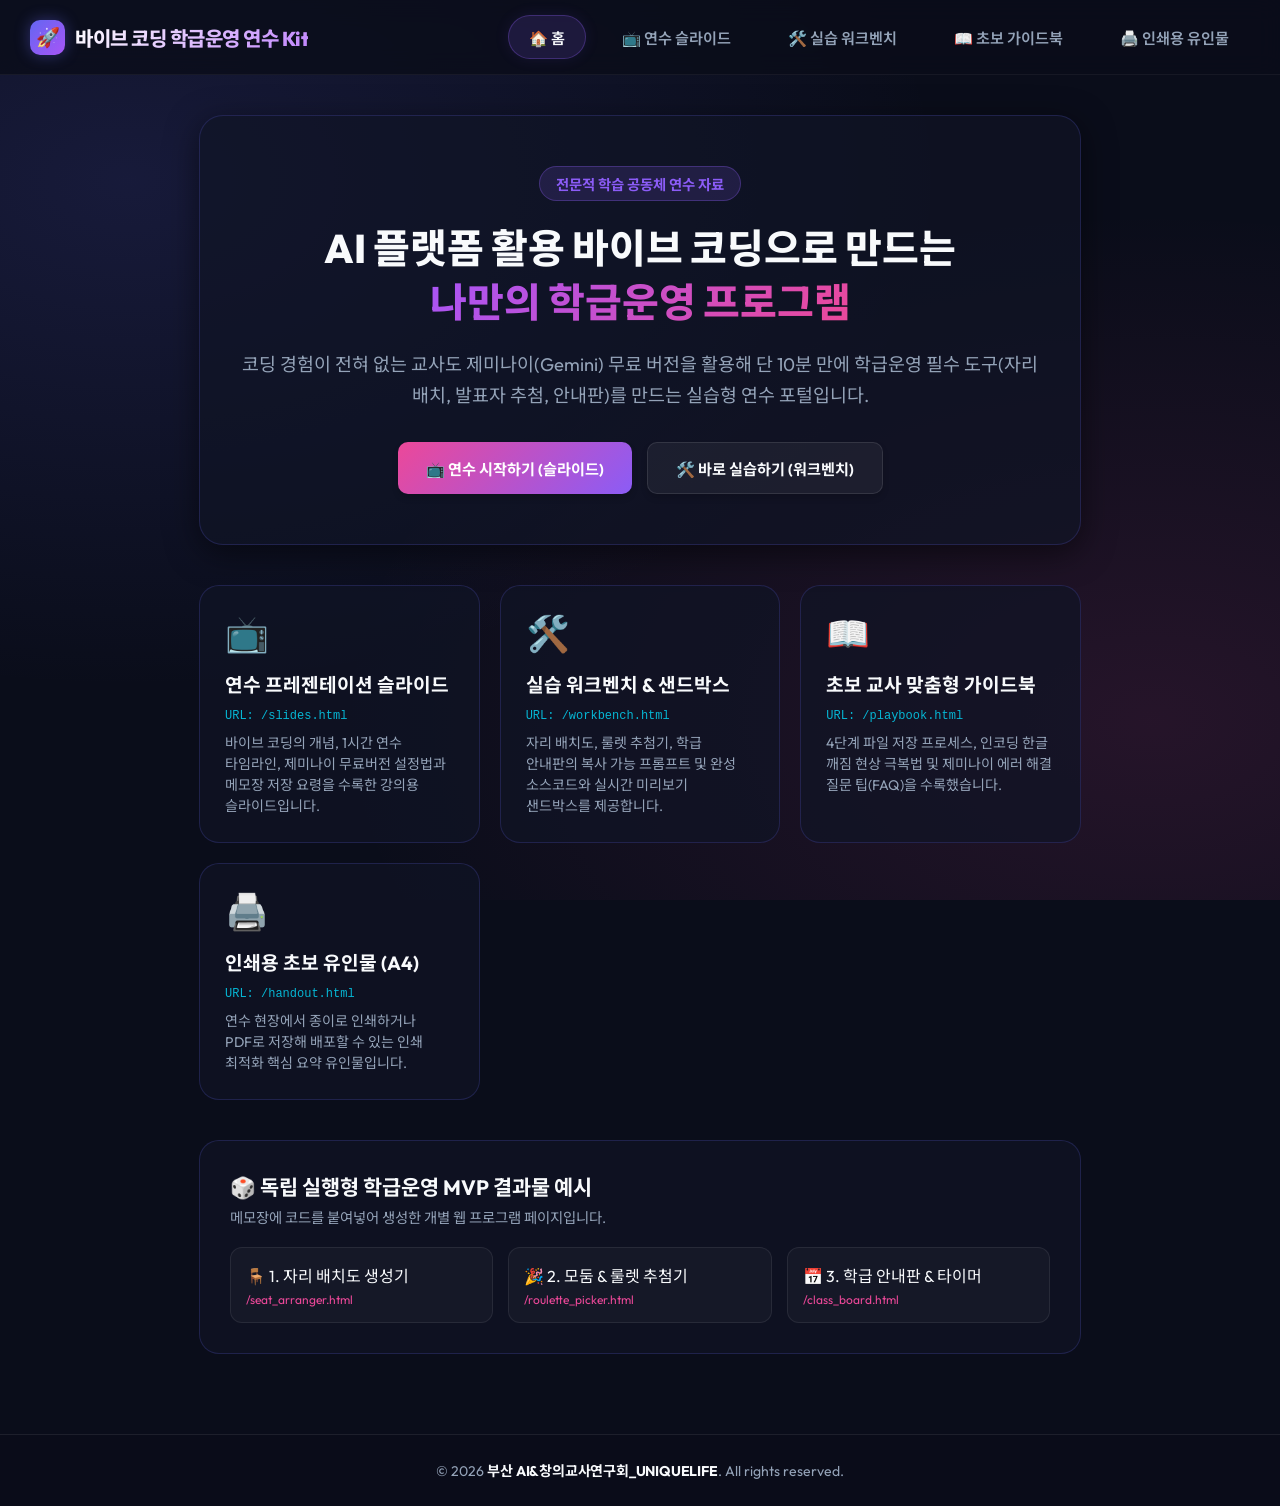
<file: index.html>
<!DOCTYPE html>
<html lang="ko">
<head>
    <meta charset="UTF-8">
    <meta name="viewport" content="width=device-width, initial-scale=1.0">
    <title>AI 플랫폼 활용 바이브 코딩 학급운영 연수 포털</title>
    <link rel="manifest" href="./manifest.json">
    <meta name="theme-color" content="#8b5cf6">
    <link rel="apple-touch-icon" href="./images/icon-192.png">
    <link href="https://fonts.googleapis.com/css2?family=Noto+Sans+KR:wght@300;400;500;700;900&family=Outfit:wght@400;600;800&display=swap" rel="stylesheet">
    <link rel="stylesheet" href="./style.css">
    <script>
        if ('serviceWorker' in navigator) {
            window.addEventListener('load', () => {
                navigator.serviceWorker.register('./sw.js')
                    .then(reg => console.log('PWA ServiceWorker Registered!', reg))
                    .catch(err => console.log('ServiceWorker registration failed: ', err));
            });
        }
    </script>
</head>
<body>
    <!-- 공통 상단 네비게이션 헤더 -->
    <header>
        <div class="logo">
            <a href="./index.html" style="text-decoration:none; display:flex; align-items:center; gap:10px;">
                <div class="logo-icon">🚀</div>
                <h1>바이브 코딩 학급운영 연수 Kit</h1>
            </a>
        </div>
        <nav>
            <a href="./index.html" class="nav-tab active">🏠 홈</a>
            <a href="./slides.html" class="nav-tab">📺 연수 슬라이드</a>
            <a href="./workbench.html" class="nav-tab">🛠️ 실습 워크벤치</a>
            <a href="./playbook.html" class="nav-tab">📖 초보 가이드북</a>
            <a href="./handout.html" class="nav-tab">🖨️ 인쇄용 유인물</a>
        </nav>
    </header>

    <!-- 홈 포털 메인 랜딩 영역 -->
    <div class="landing-container">
        <section class="hero-section">
            <span class="hero-tag">전문적 학습 공동체 연수 자료</span>
            <h1 class="hero-title">AI 플랫폼 활용 바이브 코딩으로 만드는<br><span class="highlight-text">나만의 학급운영 프로그램</span></h1>
            <p class="hero-desc">
                코딩 경험이 전혀 없는 교사도 제미나이(Gemini) 무료 버전을 활용해 단 10분 만에 
                학급운영 필수 도구(자리 배치, 발표자 추첨, 안내판)를 만드는 실습형 연수 포털입니다.
            </p>
            <div class="hero-buttons">
                <a href="./slides.html" class="action-btn btn-prompt" style="width:auto; padding:14px 28px; text-decoration:none;">📺 연수 시작하기 (슬라이드)</a>
                <a href="./workbench.html" class="action-btn btn-code" style="width:auto; padding:14px 28px; text-decoration:none;">🛠️ 바로 실습하기 (워크벤치)</a>
            </div>
        </section>

        <!-- 4대 개별 페이지 카드 그리드 -->
        <section class="portal-grid">
            <a href="./slides.html" class="portal-card">
                <div class="portal-card-icon">📺</div>
                <div class="portal-card-content">
                    <h3>연수 프레젠테이션 슬라이드</h3>
                    <span class="url-badge">URL: /slides.html</span>
                    <p>바이브 코딩의 개념, 1시간 연수 타임라인, 제미나이 무료버전 설정법과 메모장 저장 요령을 수록한 강의용 슬라이드입니다.</p>
                </div>
            </a>

            <a href="./workbench.html" class="portal-card">
                <div class="portal-card-icon">🛠️</div>
                <div class="portal-card-content">
                    <h3>실습 워크벤치 & 샌드박스</h3>
                    <span class="url-badge">URL: /workbench.html</span>
                    <p>자리 배치도, 룰렛 추첨기, 학급 안내판의 복사 가능 프롬프트 및 완성 소스코드와 실시간 미리보기 샌드박스를 제공합니다.</p>
                </div>
            </a>

            <a href="./playbook.html" class="portal-card">
                <div class="portal-card-icon">📖</div>
                <div class="portal-card-content">
                    <h3>초보 교사 맞춤형 가이드북</h3>
                    <span class="url-badge">URL: /playbook.html</span>
                    <p>4단계 파일 저장 프로세스, 인코딩 한글 깨짐 현상 극복법 및 제미나이 에러 해결 질문 팁(FAQ)을 수록했습니다.</p>
                </div>
            </a>

            <a href="./handout.html" class="portal-card">
                <div class="portal-card-icon">🖨️</div>
                <div class="portal-card-content">
                    <h3>인쇄용 초보 유인물 (A4)</h3>
                    <span class="url-badge">URL: /handout.html</span>
                    <p>연수 현장에서 종이로 인쇄하거나 PDF로 저장해 배포할 수 있는 인쇄 최적화 핵심 요약 유인물입니다.</p>
                </div>
            </a>
        </section>

        <!-- 독립형 예시 프로그램 직접 링크 섹션 -->
        <section class="examples-section">
            <h2>🎲 독립 실행형 학급운영 MVP 결과물 예시</h2>
            <p>메모장에 코드를 붙여넣어 생성한 개별 웹 프로그램 페이지입니다.</p>
            <div class="example-links">
                <a href="./seat_arranger.html" target="_blank" class="example-link-card">
                    <span>🪑 1. 자리 배치도 생성기</span>
                    <code>/seat_arranger.html</code>
                </a>
                <a href="./roulette_picker.html" target="_blank" class="example-link-card">
                    <span>🎉 2. 모둠 & 룰렛 추첨기</span>
                    <code>/roulette_picker.html</code>
                </a>
                <a href="./class_board.html" target="_blank" class="example-link-card">
                    <span>📅 3. 학급 안내판 & 타이머</span>
                    <code>/class_board.html</code>
                </a>
            </div>
        </section>
    </div>

    <footer class="global-footer">
        <p>© 2026 <span class="copyright-brand">부산 AI&창의교사연구회_UNIQUELIFE</span>. All rights reserved.</p>
    </footer>

    <script src="./app.js"></script>
</body>
</html>
</file>
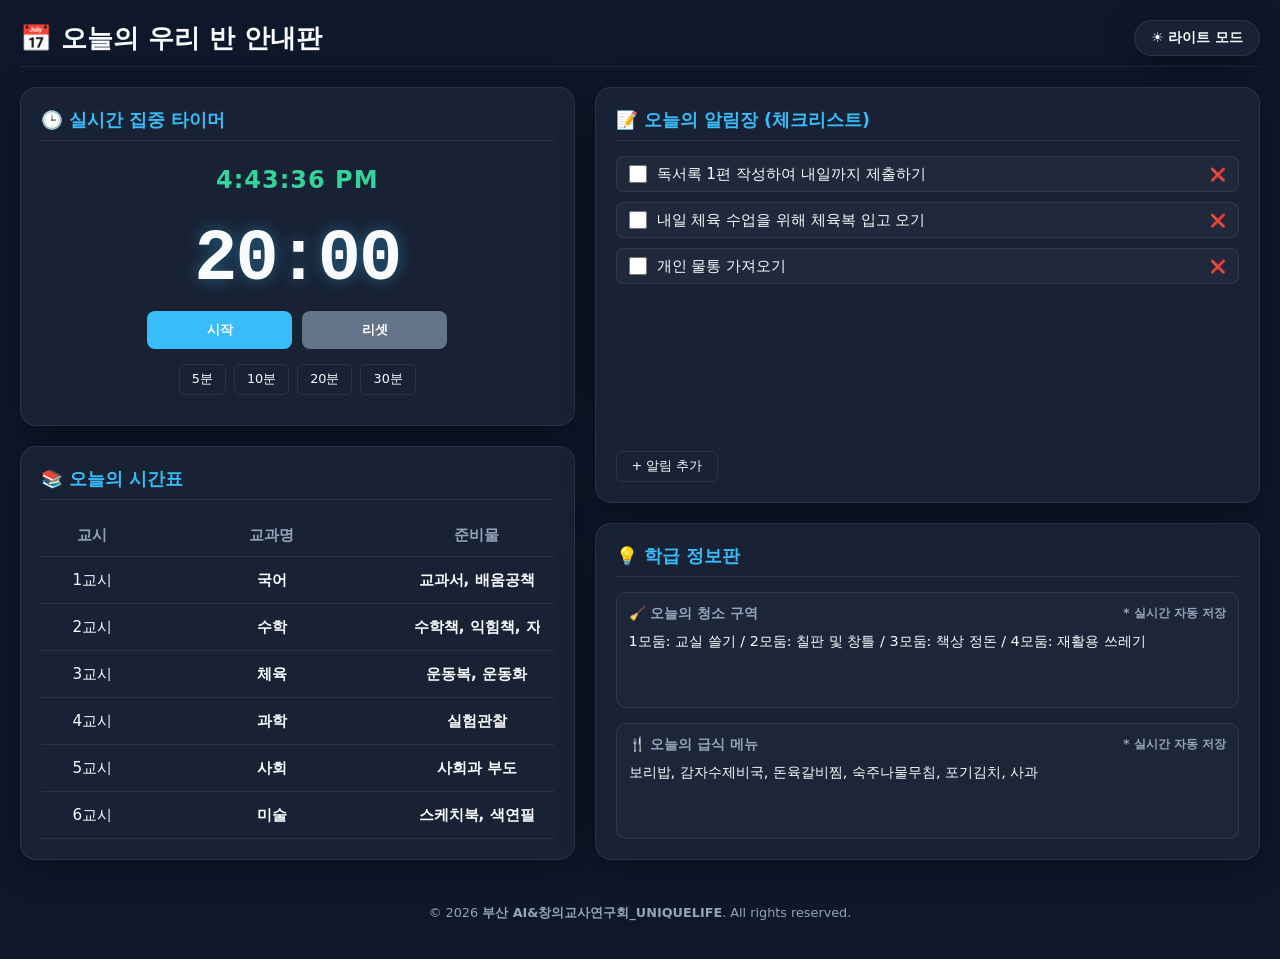
<file: class_board.html>
<!DOCTYPE html>
<html lang="ko">
<head>
    <meta charset="UTF-8">
    <meta name="viewport" content="width=device-width, initial-scale=1.0">
    <title>오늘의 학급 안내판 & 타이머</title>
    <style>
        :root {
            --bg-color: #0f172a;
            --card-bg: rgba(30, 41, 59, 0.7);
            --border-color: rgba(255, 255, 255, 0.08);
            --text-color: #f8fafc;
            --text-muted: #94a3b8;
            --primary: #38bdf8;
            --primary-glow: rgba(56, 189, 248, 0.4);
            --accent: #34d399;
            --shadow: 0 8px 32px 0 rgba(0, 0, 0, 0.37);
        }

        .light-theme {
            --bg-color: #f1f5f9;
            --card-bg: rgba(255, 255, 255, 0.85);
            --border-color: rgba(0, 0, 0, 0.06);
            --text-color: #0f172a;
            --text-muted: #475569;
            --primary: #0284c7;
            --primary-glow: rgba(2, 132, 199, 0.2);
            --accent: #16a34a;
            --shadow: 0 8px 32px 0 rgba(148, 163, 184, 0.15);
        }

        * {
            box-sizing: border-box;
            margin: 0;
            padding: 0;
            font-family: 'Segoe UI', system-ui, sans-serif;
            transition: background-color 0.3s, color 0.3s, border-color 0.3s;
        }

        body {
            background-color: var(--bg-color);
            color: var(--text-color);
            min-height: 100vh;
            padding: 20px;
            display: flex;
            flex-direction: column;
        }

        header {
            display: flex;
            justify-content: space-between;
            align-items: center;
            margin-bottom: 20px;
            padding-bottom: 10px;
            border-bottom: 1px solid var(--border-color);
        }

        .header-title h1 {
            font-size: 1.6rem;
            font-weight: 800;
            display: flex;
            align-items: center;
            gap: 10px;
        }

        .theme-toggle {
            background: var(--card-bg);
            border: 1px solid var(--border-color);
            color: var(--text-color);
            padding: 8px 16px;
            border-radius: 20px;
            cursor: pointer;
            font-weight: 600;
            font-size: 0.85rem;
            box-shadow: var(--shadow);
        }

        /* 대시보드 그리드 */
        .dashboard-grid {
            display: grid;
            grid-template-columns: 1fr 1.2fr;
            gap: 20px;
            flex: 1;
        }

        @media (max-width: 900px) {
            .dashboard-grid {
                grid-template-columns: 1fr;
            }
        }

        .card {
            background: var(--card-bg);
            backdrop-filter: blur(12px);
            -webkit-backdrop-filter: blur(12px);
            border: 1px solid var(--border-color);
            border-radius: 16px;
            padding: 20px;
            box-shadow: var(--shadow);
            display: flex;
            flex-direction: column;
        }

        .card-title {
            font-size: 1.1rem;
            font-weight: 700;
            margin-bottom: 15px;
            color: var(--primary);
            display: flex;
            align-items: center;
            gap: 8px;
            border-bottom: 1px solid var(--border-color);
            padding-bottom: 8px;
        }

        /* 1. 집중 타이머 위젯 */
        .timer-widget {
            display: flex;
            flex-direction: column;
            align-items: center;
            justify-content: center;
            padding: 10px 0;
        }

        .digital-clock {
            font-size: 1.5rem;
            font-weight: bold;
            color: var(--accent);
            margin-bottom: 15px;
            letter-spacing: 1px;
        }

        .timer-display {
            font-size: 4.5rem;
            font-weight: 800;
            font-family: monospace;
            margin: 10px 0;
            text-shadow: 0 0 15px var(--primary-glow);
            letter-spacing: -2px;
        }

        .timer-controls {
            display: flex;
            gap: 10px;
            width: 100%;
            max-width: 300px;
            margin-bottom: 15px;
        }

        .timer-btn {
            flex: 1;
            padding: 10px;
            border: none;
            border-radius: 8px;
            font-weight: bold;
            cursor: pointer;
            background-color: var(--primary);
            color: white;
        }

        .timer-btn.btn-stop {
            background-color: #ef4444;
        }

        .timer-btn.btn-reset {
            background-color: #64748b;
        }

        .timer-presets {
            display: flex;
            gap: 8px;
        }

        .preset-btn {
            padding: 6px 12px;
            background: transparent;
            border: 1px solid var(--border-color);
            color: var(--text-color);
            border-radius: 6px;
            cursor: pointer;
            font-size: 0.8rem;
        }

        .preset-btn:hover {
            border-color: var(--primary);
            color: var(--primary);
        }

        /* 2. 시간표 위젯 */
        .timetable-table {
            width: 100%;
            border-collapse: collapse;
            font-size: 0.95rem;
        }

        .timetable-table th, .timetable-table td {
            padding: 10px;
            text-align: center;
            border-bottom: 1px solid var(--border-color);
        }

        .timetable-table th {
            color: var(--text-muted);
            font-weight: 600;
        }

        .timetable-table td input {
            width: 100%;
            background: transparent;
            border: none;
            color: var(--text-color);
            text-align: center;
            font-weight: bold;
            font-size: 0.95rem;
            outline: none;
            border-radius: 4px;
            padding: 4px;
        }

        .timetable-table td input:focus {
            background: rgba(56, 189, 248, 0.1);
        }

        /* 3. 알림장 위젯 */
        .notice-list {
            list-style: none;
            display: flex;
            flex-direction: column;
            gap: 10px;
            flex: 1;
        }

        .notice-item {
            display: flex;
            align-items: center;
            gap: 10px;
            background: rgba(255, 255, 255, 0.03);
            padding: 8px 12px;
            border-radius: 8px;
            border: 1px solid var(--border-color);
        }

        .notice-checkbox {
            width: 18px;
            height: 18px;
            cursor: pointer;
        }

        .notice-input {
            flex: 1;
            background: transparent;
            border: none;
            color: var(--text-color);
            font-size: 0.95rem;
            outline: none;
        }

        .notice-input:focus {
            border-bottom: 1px solid var(--primary);
        }

        /* 4. 급식/1인1역 위젯 */
        .info-grid {
            display: grid;
            grid-template-columns: 1fr;
            gap: 15px;
        }

        .info-block {
            background: rgba(255, 255, 255, 0.02);
            border: 1px solid var(--border-color);
            border-radius: 10px;
            padding: 12px;
        }

        .info-block h4 {
            font-size: 0.85rem;
            color: var(--text-muted);
            margin-bottom: 8px;
            display: flex;
            justify-content: space-between;
        }

        .info-block textarea {
            width: 100%;
            height: 60px;
            background: transparent;
            border: none;
            color: var(--text-color);
            resize: none;
            outline: none;
            font-size: 0.9rem;
            line-height: 1.4;
        }

        .info-block textarea:focus {
            background: rgba(255, 255, 255, 0.05);
            border-radius: 4px;
        }
    </style>
</head>
<body>
    <header>
        <div class="header-title">
            <h1 id="titleText">📅 오늘의 우리 반 안내판</h1>
        </div>
        <button class="theme-toggle" id="btnThemeToggle">☀️ 라이트 모드</button>
    </header>

    <div class="dashboard-grid">
        <!-- 왼쪽 열: 시계/타이머 & 시간표 -->
        <div style="display: flex; flex-direction: column; gap: 20px;">
            <!-- 시계 & 타이머 카드 -->
            <div class="card">
                <div class="card-title">🕒 실시간 집중 타이머</div>
                <div class="timer-widget">
                    <div class="digital-clock" id="currentClock">12:00:00 PM</div>
                    <div class="timer-display" id="timerDisplay">20:00</div>
                    <div class="timer-controls">
                        <button class="timer-btn" id="btnTimerStart">시작</button>
                        <button class="timer-btn btn-stop" id="btnTimerStop" style="display:none;">정지</button>
                        <button class="timer-btn btn-reset" id="btnTimerReset">리셋</button>
                    </div>
                    <div class="timer-presets">
                        <button class="preset-btn" data-time="300">5분</button>
                        <button class="preset-btn" data-time="600">10분</button>
                        <button class="preset-btn" data-time="1200">20분</button>
                        <button class="preset-btn" data-time="1800">30분</button>
                    </div>
                </div>
            </div>

            <!-- 시간표 카드 -->
            <div class="card">
                <div class="card-title">📚 오늘의 시간표</div>
                <table class="timetable-table">
                    <thead>
                        <tr>
                            <th style="width:20%;">교시</th>
                            <th style="width:50%;">교과명</th>
                            <th style="width:30%;">준비물</th>
                        </tr>
                    </thead>
                    <tbody id="timetableBody">
                        <!-- 시간표가 스크립트로 구성됩니다 -->
                    </tbody>
                </table>
            </div>
        </div>

        <!-- 오른쪽 열: 알림장 & 급식/청소 -->
        <div style="display: flex; flex-direction: column; gap: 20px;">
            <!-- 알림장 카드 -->
            <div class="card" style="flex: 1;">
                <div class="card-title">📝 오늘의 알림장 (체크리스트)</div>
                <ul class="notice-list" id="noticeList">
                    <!-- 알림장 항목이 동적으로 생성됩니다 -->
                </ul>
                <button id="btnAddNotice" class="preset-btn" style="margin-top: 15px; width: auto; align-self: flex-start; padding: 6px 15px;">+ 알림 추가</button>
            </div>

            <!-- 청소 및 급식 정보 카드 -->
            <div class="card">
                <div class="card-title">💡 학급 정보판</div>
                <div class="info-grid">
                    <div class="info-block">
                        <h4>🧹 오늘의 청소 구역 <span style="font-size:0.75rem;">* 실시간 자동 저장</span></h4>
                        <textarea id="cleaningInput" placeholder="1모둠: 교실 앞쪽 / 2모둠: 뒤쪽 / 3모둠: 복도..."></textarea>
                    </div>
                    <div class="info-block">
                        <h4>🍴 오늘의 급식 메뉴 <span style="font-size:0.75rem;">* 실시간 자동 저장</span></h4>
                        <textarea id="lunchInput" placeholder="잡곡밥, 육개장, 닭갈비, 시금치나물, 깍두기, 멜론"></textarea>
                    </div>
                </div>
            </div>
        </div>
    </div>

    <footer style="text-align: center; margin-top: 30px; padding: 15px; font-size: 0.8rem; color: #94a3b8;">
        © 2026 <strong>부산 AI&창의교사연구회_UNIQUELIFE</strong>. All rights reserved.
    </footer>

    <script>
        // 테마 및 스토리지 키 설정
        const STORAGE_KEY = 'vibe_board_data';
        const body = document.body;
        const btnThemeToggle = document.getElementById('btnThemeToggle');
        
        // 데이터 상태 객체
        let boardState = {
            lightTheme: false,
            timetable: [
                { period: "1", subject: "국어", prep: "교과서, 배움공책" },
                { period: "2", subject: "수학", prep: "수학책, 익힘책, 자" },
                { period: "3", subject: "체육", prep: "운동복, 운동화" },
                { period: "4", subject: "과학", prep: "실험관찰" },
                { period: "5", subject: "사회", prep: "사회과 부도" },
                { period: "6", subject: "미술", prep: "스케치북, 색연필" }
            ],
            notices: [
                { text: "독서록 1편 작성하여 내일까지 제출하기", checked: false },
                { text: "내일 체육 수업을 위해 체육복 입고 오기", checked: false },
                { text: "개인 물통 가져오기", checked: false }
            ],
            cleaning: "1모둠: 교실 쓸기 / 2모둠: 칠판 및 창틀 / 3모둠: 책상 정돈 / 4모둠: 재활용 쓰레기",
            lunch: "보리밥, 감자수제비국, 돈육갈비찜, 숙주나물무침, 포기김치, 사과"
        };

        // 로드 시 초기화
        window.addEventListener('load', () => {
            const saved = localStorage.getItem(STORAGE_KEY);
            if (saved) {
                boardState = JSON.parse(saved);
            }

            // 테마 적용
            if (boardState.lightTheme) {
                body.classList.add('light-theme');
                btnThemeToggle.textContent = "🌙 다크 모드";
            }

            renderTimetable();
            renderNotices();
            
            document.getElementById('cleaningInput').value = boardState.cleaning || "";
            document.getElementById('lunchInput').value = boardState.lunch || "";

            // 시계 시작
            setInterval(updateClock, 1000);
            updateClock();
        });

        // 테마 변경 토글
        btnThemeToggle.addEventListener('click', () => {
            body.classList.toggle('light-theme');
            boardState.lightTheme = body.classList.contains('light-theme');
            btnThemeToggle.textContent = boardState.lightTheme ? "🌙 다크 모드" : "☀️ 라이트 모드";
            saveState();
        });

        // 실시간 시계 업데이트
        function updateClock() {
            const now = new Date();
            let hours = now.getHours();
            const minutes = String(now.getMinutes()).padStart(2, '0');
            const seconds = String(now.getSeconds()).padStart(2, '0');
            const ampm = hours >= 12 ? 'PM' : 'AM';
            hours = hours % 12;
            hours = hours ? hours : 12; // 0시 -> 12시 표시
            
            document.getElementById('currentClock').textContent = 
                `${hours}:${minutes}:${seconds} ${ampm}`;
        }

        // 상태 로컬 저장
        function saveState() {
            localStorage.setItem(STORAGE_KEY, JSON.stringify(boardState));
        }

        // 시간표 렌더링
        function renderTimetable() {
            const tbody = document.getElementById('timetableBody');
            tbody.innerHTML = "";

            boardState.timetable.forEach((item, index) => {
                const tr = document.createElement('tr');
                
                // 교시 열
                const tdPeriod = document.createElement('td');
                tdPeriod.textContent = `${item.period}교시`;
                tr.appendChild(tdPeriod);

                // 과목 열
                const tdSubject = document.createElement('td');
                const inputSubj = document.createElement('input');
                inputSubj.value = item.subject;
                inputSubj.addEventListener('input', (e) => {
                    boardState.timetable[index].subject = e.target.value;
                    saveState();
                });
                tdSubject.appendChild(inputSubj);
                tr.appendChild(tdSubject);

                // 준비물 열
                const tdPrep = document.createElement('td');
                const inputPrep = document.createElement('input');
                inputPrep.value = item.prep;
                inputPrep.addEventListener('input', (e) => {
                    boardState.timetable[index].prep = e.target.value;
                    saveState();
                });
                tdPrep.appendChild(inputPrep);
                tr.appendChild(tdPrep);

                tbody.appendChild(tr);
            });
        }

        // 알림장 렌더링
        function renderNotices() {
            const list = document.getElementById('noticeList');
            list.innerHTML = "";

            boardState.notices.forEach((item, index) => {
                const li = document.createElement('li');
                li.classList.add('notice-item');

                const checkbox = document.createElement('input');
                checkbox.type = 'checkbox';
                checkbox.classList.add('notice-checkbox');
                checkbox.checked = item.checked;
                checkbox.addEventListener('change', (e) => {
                    boardState.notices[index].checked = e.target.checked;
                    saveState();
                });
                li.appendChild(checkbox);

                const input = document.createElement('input');
                input.type = 'text';
                input.classList.add('notice-input');
                input.value = item.text;
                input.addEventListener('input', (e) => {
                    boardState.notices[index].text = e.target.value;
                    saveState();
                });
                li.appendChild(input);

                // 삭제 버튼
                const delBtn = document.createElement('span');
                delBtn.textContent = "❌";
                delBtn.style.cursor = "pointer";
                delBtn.style.fontSize = "0.8rem";
                delBtn.addEventListener('click', () => {
                    boardState.notices.splice(index, 1);
                    renderNotices();
                    saveState();
                });
                li.appendChild(delBtn);

                list.appendChild(li);
            });
        }

        // 알림 추가 버튼
        document.getElementById('btnAddNotice').addEventListener('click', () => {
            boardState.notices.push({ text: "새 알림장 내용을 적으세요", checked: false });
            renderNotices();
            saveState();
        });

        // 텍스트 영역 변경 이벤트
        document.getElementById('cleaningInput').addEventListener('input', (e) => {
            boardState.cleaning = e.target.value;
            saveState();
        });

        document.getElementById('lunchInput').addEventListener('input', (e) => {
            boardState.lunch = e.target.value;
            saveState();
        });

        // ================= 집중 타이머 제어 =================
        let timerSeconds = 1200; // 기본 20분
        let timerInterval = null;

        const timerDisplay = document.getElementById('timerDisplay');
        const btnTimerStart = document.getElementById('btnTimerStart');
        const btnTimerStop = document.getElementById('btnTimerStop');
        const btnTimerReset = document.getElementById('btnTimerReset');

        function updateTimerDisplay() {
            const minutes = String(Math.floor(timerSeconds / 60)).padStart(2, '0');
            const seconds = String(timerSeconds % 60).padStart(2, '0');
            timerDisplay.textContent = `${minutes}:${seconds}`;
        }

        btnTimerStart.addEventListener('click', () => {
            if (timerInterval) return;
            
            btnTimerStart.style.display = 'none';
            btnTimerStop.style.display = 'block';

            timerInterval = setInterval(() => {
                if (timerSeconds > 0) {
                    timerSeconds--;
                    updateTimerDisplay();
                } else {
                    clearInterval(timerInterval);
                    timerInterval = null;
                    btnTimerStart.style.display = 'block';
                    btnTimerStop.style.display = 'none';
                    triggerTimerAlert();
                }
            }, 1000);
        });

        btnTimerStop.addEventListener('click', () => {
            clearInterval(timerInterval);
            timerInterval = null;
            btnTimerStart.style.display = 'block';
            btnTimerStop.style.display = 'none';
        });

        btnTimerReset.addEventListener('click', () => {
            clearInterval(timerInterval);
            timerInterval = null;
            btnTimerStart.style.display = 'block';
            btnTimerStop.style.display = 'none';
            timerSeconds = 1200; // 20분 리셋
            updateTimerDisplay();
        });

        // 프리셋 버튼
        document.querySelectorAll('.preset-btn[data-time]').forEach(btn => {
            btn.addEventListener('click', (e) => {
                clearInterval(timerInterval);
                timerInterval = null;
                btnTimerStart.style.display = 'block';
                btnTimerStop.style.display = 'none';
                timerSeconds = parseInt(e.target.dataset.time);
                updateTimerDisplay();
            });
        });

        // 타이머 완료 알림 (소리 비프음 발생 & TTS)
        function triggerTimerAlert() {
            try {
                // 비프음 울리기
                const audioCtx = new (window.AudioContext || window.webkitAudioContext)();
                const oscillator = audioCtx.createOscillator();
                const gainNode = audioCtx.createGain();

                oscillator.type = 'sine';
                oscillator.frequency.setValueAtTime(880, audioCtx.currentTime); // A5 note
                gainNode.gain.setValueAtTime(0.3, audioCtx.currentTime);

                oscillator.connect(gainNode);
                gainNode.connect(audioCtx.destination);

                oscillator.start();
                oscillator.stop(audioCtx.currentTime + 1.0); // 1초 뒤 종료
                
                // 음성 안내
                if ('speechSynthesis' in window) {
                    setTimeout(() => {
                        const utterance = new SpeechSynthesisUtterance("집중 시간이 끝났습니다. 마무리해 주세요.");
                        utterance.lang = 'ko-KR';
                        window.speechSynthesis.speak(utterance);
                    }, 1100);
                }
            } catch(e) {}
            
            // 시각적 강조
            timerDisplay.style.color = '#ef4444';
            setTimeout(() => {
                timerDisplay.style.color = '';
            }, 5000);
        }
    </script>
</body>
</html>
</file>
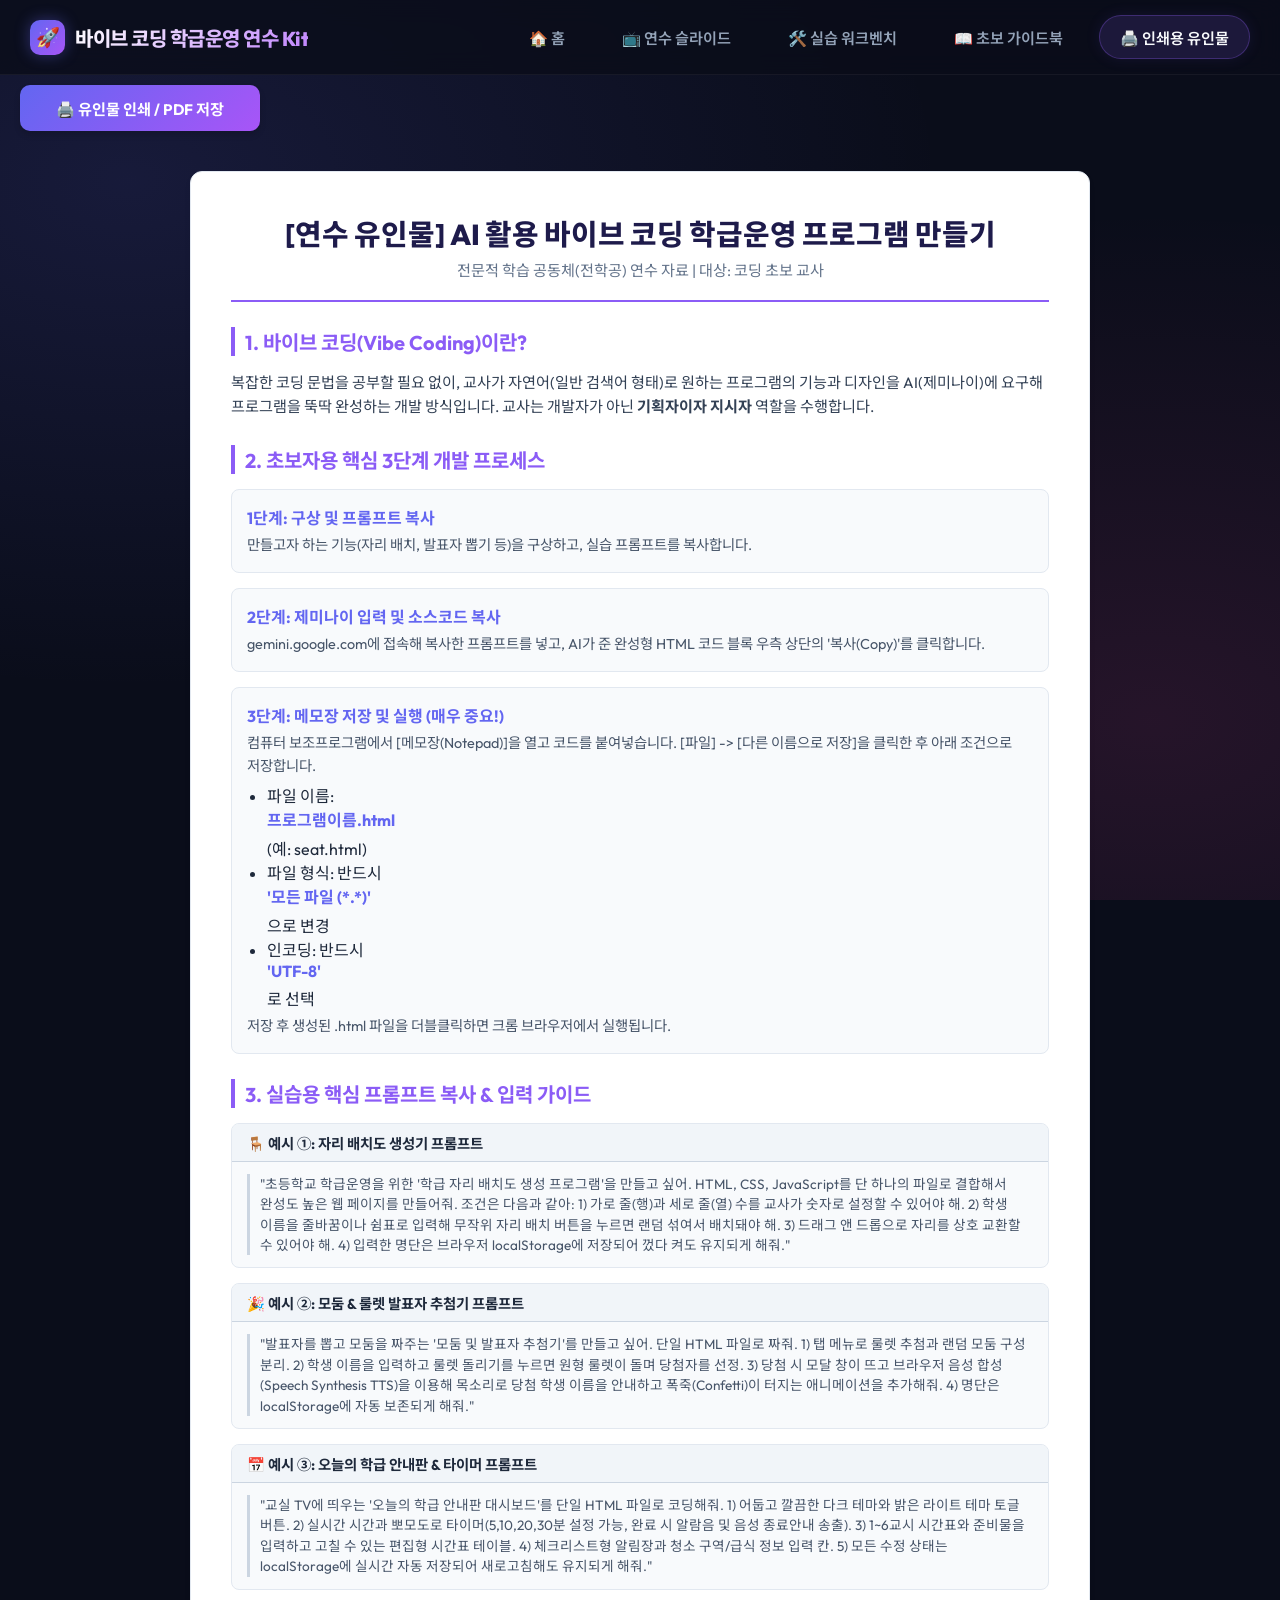
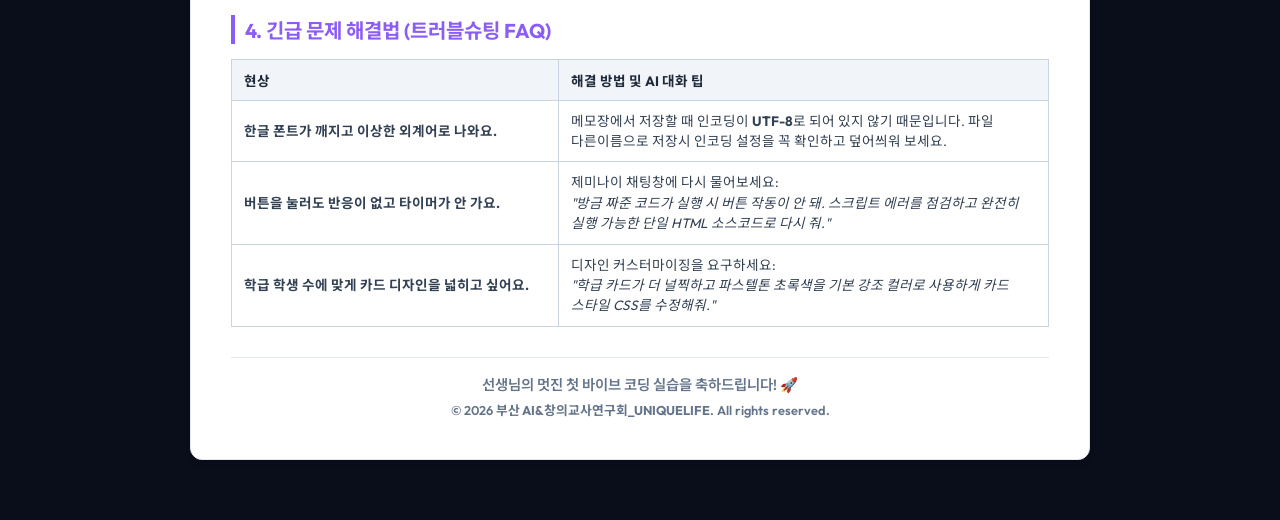
<file: handout.html>
<!DOCTYPE html>
<html lang="ko">
<head>
    <meta charset="UTF-8">
    <meta name="viewport" content="width=device-width, initial-scale=1.0">
    <title>인쇄용 유인물 - 바이브 코딩 학급운영 Kit</title>
    <link rel="manifest" href="./manifest.json">
    <meta name="theme-color" content="#8b5cf6">
    <link rel="apple-touch-icon" href="./images/icon-192.png">
    <link href="https://fonts.googleapis.com/css2?family=Noto+Sans+KR:wght@300;400;500;700;900&family=Outfit:wght@400;600;800&display=swap" rel="stylesheet">
    <link rel="stylesheet" href="./style.css">
</head>
<body>
    <!-- 공통 상단 네비게이션 헤더 -->
    <header class="no-print">
        <div class="logo">
            <a href="./index.html" style="text-decoration:none; display:flex; align-items:center; gap:10px;">
                <div class="logo-icon">🚀</div>
                <h1>바이브 코딩 학급운영 연수 Kit</h1>
            </a>
        </div>
        <nav>
            <a href="./index.html" class="nav-tab">🏠 홈</a>
            <a href="./slides.html" class="nav-tab">📺 연수 슬라이드</a>
            <a href="./workbench.html" class="nav-tab">🛠️ 실습 워크벤치</a>
            <a href="./playbook.html" class="nav-tab">📖 초보 가이드북</a>
            <a href="./handout.html" class="nav-tab active">🖨️ 인쇄용 유인물</a>
        </nav>
    </header>

    <div class="main-wrapper" style="grid-template-columns: 1fr; padding-top: 10px;">
        <div class="handout-print-box">
            <button class="action-btn btn-prompt no-print" onclick="window.print()" style="max-width:240px; margin-bottom:20px; background:var(--gradient-purple);">🖨️ 유인물 인쇄 / PDF 저장</button>
        </div>
        <div class="handout-sheet" id="handoutSheet">
            <div class="handout-header">
                <h1>[연수 유인물] AI 활용 바이브 코딩 학급운영 프로그램 만들기</h1>
                <p>전문적 학습 공동체(전학공) 연수 자료 | 대상: 코딩 초보 교사</p>
            </div>

            <div class="handout-section">
                <h2>1. 바이브 코딩(Vibe Coding)이란?</h2>
                <p>복잡한 코딩 문법을 공부할 필요 없이, 교사가 자연어(일반 검색어 형태)로 원하는 프로그램의 기능과 디자인을 AI(제미나이)에 요구해 프로그램을 뚝딱 완성하는 개발 방식입니다. 교사는 개발자가 아닌 <strong>기획자이자 지시자</strong> 역할을 수행합니다.</p>
            </div>

            <div class="handout-section">
                <h2>2. 초보자용 핵심 3단계 개발 프로세스</h2>
                <div class="handout-steps">
                    <div class="h-step">
                        <strong>1단계: 구상 및 프롬프트 복사</strong>
                        <p>만들고자 하는 기능(자리 배치, 발표자 뽑기 등)을 구상하고, 실습 프롬프트를 복사합니다.</p>
                    </div>
                    <div class="h-step">
                        <strong>2단계: 제미나이 입력 및 소스코드 복사</strong>
                        <p>gemini.google.com에 접속해 복사한 프롬프트를 넣고, AI가 준 완성형 HTML 코드 블록 우측 상단의 '복사(Copy)'를 클릭합니다.</p>
                    </div>
                    <div class="h-step">
                        <strong>3단계: 메모장 저장 및 실행 (매우 중요!)</strong>
                        <p>컴퓨터 보조프로그램에서 [메모장(Notepad)]을 열고 코드를 붙여넣습니다. [파일] -> [다른 이름으로 저장]을 클릭한 후 아래 조건으로 저장합니다.</p>
                        <ul style="margin-left: 20px; margin-top: 5px;">
                            <li>파일 이름: <strong><code>프로그램이름.html</code></strong> (예: <code>seat.html</code>)</li>
                            <li>파일 형식: 반드시 <strong>'모든 파일 (*.*)'</strong>으로 변경</li>
                            <li>인코딩: 반드시 <strong>'UTF-8'</strong>로 선택</li>
                        </ul>
                        <p style="margin-top:5px;">저장 후 생성된 <code>.html</code> 파일을 더블클릭하면 크롬 브라우저에서 실행됩니다.</p>
                    </div>
                </div>
            </div>

            <div class="handout-section" style="page-break-before: always;">
                <h2>3. 실습용 핵심 프롬프트 복사 & 입력 가이드</h2>
                <div class="handout-template">
                    <div class="ht-title">🪑 예시 ①: 자리 배치도 생성기 프롬프트</div>
                    <div class="ht-body">
                        <blockquote>
                            "초등학교 학급운영을 위한 '학급 자리 배치도 생성 프로그램'을 만들고 싶어. HTML, CSS, JavaScript를 단 하나의 파일로 결합해서 완성도 높은 웹 페이지를 만들어줘. 조건은 다음과 같아: 1) 가로 줄(행)과 세로 줄(열) 수를 교사가 숫자로 설정할 수 있어야 해. 2) 학생 이름을 줄바꿈이나 쉼표로 입력해 무작위 자리 배치 버튼을 누르면 랜덤 섞여서 배치돼야 해. 3) 드래그 앤 드롭으로 자리를 상호 교환할 수 있어야 해. 4) 입력한 명단은 브라우저 localStorage에 저장되어 껐다 켜도 유지되게 해줘."
                        </blockquote>
                    </div>
                </div>
                <div class="handout-template">
                    <div class="ht-title">🎉 예시 ②: 모둠 & 룰렛 발표자 추첨기 프롬프트</div>
                    <div class="ht-body">
                        <blockquote>
                            "발표자를 뽑고 모둠을 짜주는 '모둠 및 발표자 추첨기'를 만들고 싶어. 단일 HTML 파일로 짜줘. 1) 탭 메뉴로 룰렛 추첨과 랜덤 모둠 구성 분리. 2) 학생 이름을 입력하고 룰렛 돌리기를 누르면 원형 룰렛이 돌며 당첨자를 선정. 3) 당첨 시 모달 창이 뜨고 브라우저 음성 합성(Speech Synthesis TTS)을 이용해 목소리로 당첨 학생 이름을 안내하고 폭죽(Confetti)이 터지는 애니메이션을 추가해줘. 4) 명단은 localStorage에 자동 보존되게 해줘."
                        </blockquote>
                    </div>
                </div>
                <div class="handout-template">
                    <div class="ht-title">📅 예시 ③: 오늘의 학급 안내판 & 타이머 프롬프트</div>
                    <div class="ht-body">
                        <blockquote>
                            "교실 TV에 띄우는 '오늘의 학급 안내판 대시보드'를 단일 HTML 파일로 코딩해줘. 1) 어둡고 깔끔한 다크 테마와 밝은 라이트 테마 토글 버튼. 2) 실시간 시간과 뽀모도로 타이머(5,10,20,30분 설정 가능, 완료 시 알람음 및 음성 종료안내 송출). 3) 1~6교시 시간표와 준비물을 입력하고 고칠 수 있는 편집형 시간표 테이블. 4) 체크리스트형 알림장과 청소 구역/급식 정보 입력 칸. 5) 모든 수정 상태는 localStorage에 실시간 자동 저장되어 새로고침해도 유지되게 해줘."
                        </blockquote>
                    </div>
                </div>
            </div>

            <div class="handout-section">
                <h2>4. 긴급 문제 해결법 (트러블슈팅 FAQ)</h2>
                <table class="handout-table">
                    <tr>
                        <th style="width: 40%;">현상</th>
                        <th style="width: 60%;">해결 방법 및 AI 대화 팁</th>
                    </tr>
                    <tr>
                        <td><strong>한글 폰트가 깨지고 이상한 외계어로 나와요.</strong></td>
                        <td>메모장에서 저장할 때 인코딩이 <strong>UTF-8</strong>로 되어 있지 않기 때문입니다. 파일 다른이름으로 저장시 인코딩 설정을 꼭 확인하고 덮어씌워 보세요.</td>
                    </tr>
                    <tr>
                        <td><strong>버튼을 눌러도 반응이 없고 타이머가 안 가요.</strong></td>
                        <td>제미나이 채팅창에 다시 물어보세요:<br><em>"방금 짜준 코드가 실행 시 버튼 작동이 안 돼. 스크립트 에러를 점검하고 완전히 실행 가능한 단일 HTML 소스코드로 다시 줘."</em></td>
                    </tr>
                    <tr>
                        <td><strong>학급 학생 수에 맞게 카드 디자인을 넓히고 싶어요.</strong></td>
                        <td>디자인 커스터마이징을 요구하세요:<br><em>"학급 카드가 더 널찍하고 파스텔톤 초록색을 기본 강조 컬러로 사용하게 카드 스타일 CSS를 수정해줘."</em></td>
                    </tr>
                </table>
            </div>

            <div class="handout-footer">
                <p>선생님의 멋진 첫 바이브 코딩 실습을 축하드립니다! 🚀</p>
                <p style="margin-top: 6px; font-size: 0.8rem; color: #64748b;">© 2026 <strong>부산 AI&창의교사연구회_UNIQUELIFE</strong>. All rights reserved.</p>
            </div>
        </div>
    </div>

    <script src="./app.js"></script>
</body>
</html>
</file>
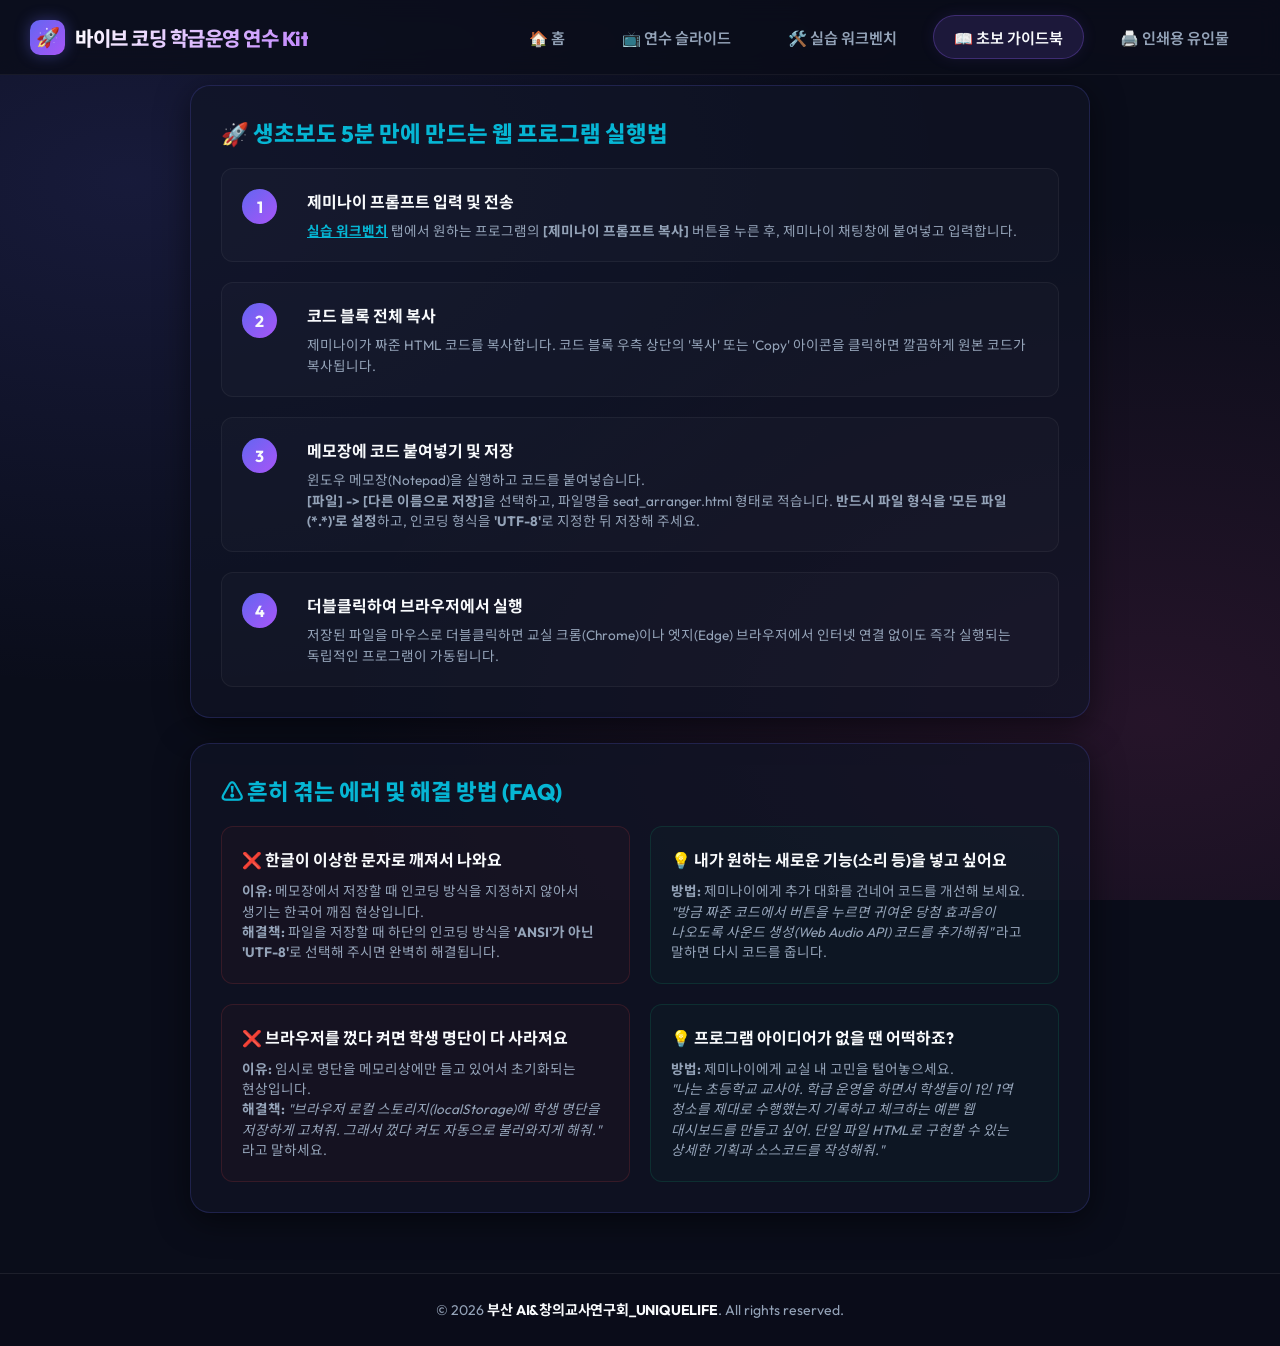
<file: playbook.html>
<!DOCTYPE html>
<html lang="ko">
<head>
    <meta charset="UTF-8">
    <meta name="viewport" content="width=device-width, initial-scale=1.0">
    <title>초보 가이드북 - 바이브 코딩 학급운영 Kit</title>
    <link rel="manifest" href="./manifest.json">
    <meta name="theme-color" content="#8b5cf6">
    <link rel="apple-touch-icon" href="./images/icon-192.png">
    <link href="https://fonts.googleapis.com/css2?family=Noto+Sans+KR:wght@300;400;500;700;900&family=Outfit:wght@400;600;800&display=swap" rel="stylesheet">
    <link rel="stylesheet" href="./style.css">
</head>
<body>
    <!-- 공통 상단 네비게이션 헤더 -->
    <header>
        <div class="logo">
            <a href="./index.html" style="text-decoration:none; display:flex; align-items:center; gap:10px;">
                <div class="logo-icon">🚀</div>
                <h1>바이브 코딩 학급운영 연수 Kit</h1>
            </a>
        </div>
        <nav>
            <a href="./index.html" class="nav-tab">🏠 홈</a>
            <a href="./slides.html" class="nav-tab">📺 연수 슬라이드</a>
            <a href="./workbench.html" class="nav-tab">🛠️ 실습 워크벤치</a>
            <a href="./playbook.html" class="nav-tab active">📖 초보 가이드북</a>
            <a href="./handout.html" class="nav-tab">🖨️ 인쇄용 유인물</a>
        </nav>
    </header>

    <div class="main-wrapper" style="grid-template-columns: 1fr; padding-top: 10px;">
        <div class="guide-container">
            
            <!-- 1단계: 실행법 가이드 -->
            <div class="guide-card">
                <h2>🚀 생초보도 5분 만에 만드는 웹 프로그램 실행법</h2>
                <div class="steps-list">
                    <div class="step-card">
                        <div class="step-number">1</div>
                        <div class="step-content">
                            <h3>제미나이 프롬프트 입력 및 전송</h3>
                            <p><a href="./workbench.html" style="color:var(--color-accent-cyan); font-weight:bold;">실습 워크벤치</a> 탭에서 원하는 프로그램의 <strong>[제미나이 프롬프트 복사]</strong> 버튼을 누른 후, 제미나이 채팅창에 붙여넣고 입력합니다.</p>
                        </div>
                    </div>
                    <div class="step-card">
                        <div class="step-number">2</div>
                        <div class="step-content">
                            <h3>코드 블록 전체 복사</h3>
                            <p>제미나이가 짜준 HTML 코드를 복사합니다. 코드 블록 우측 상단의 '복사' 또는 'Copy' 아이콘을 클릭하면 깔끔하게 원본 코드가 복사됩니다.</p>
                        </div>
                    </div>
                    <div class="step-card">
                        <div class="step-number">3</div>
                        <div class="step-content">
                            <h3>메모장에 코드 붙여넣기 및 저장</h3>
                            <p>윈도우 메모장(Notepad)을 실행하고 코드를 붙여넣습니다.<br>
                            <strong>[파일] -> [다른 이름으로 저장]</strong>을 선택하고, 파일명을 <code>seat_arranger.html</code> 형태로 적습니다. <strong>반드시 파일 형식을 '모든 파일(*.*)'로 설정</strong>하고, 인코딩 형식을 <strong>'UTF-8'</strong>로 지정한 뒤 저장해 주세요.</p>
                        </div>
                    </div>
                    <div class="step-card">
                        <div class="step-number">4</div>
                        <div class="step-content">
                            <h3>더블클릭하여 브라우저에서 실행</h3>
                            <p>저장된 파일을 마우스로 더블클릭하면 교실 크롬(Chrome)이나 엣지(Edge) 브라우저에서 인터넷 연결 없이도 즉각 실행되는 독립적인 프로그램이 가동됩니다.</p>
                        </div>
                    </div>
                </div>
            </div>

            <!-- 2단계: 문제 해결 Q&A -->
            <div class="guide-card">
                <h2>⚠️ 흔히 겪는 에러 및 해결 방법 (FAQ)</h2>
                <div class="trouble-grid">
                    <div class="trouble-card">
                        <h3>❌ 한글이 이상한 문자로 깨져서 나와요</h3>
                        <p><strong>이유:</strong> 메모장에서 저장할 때 인코딩 방식을 지정하지 않아서 생기는 한국어 깨짐 현상입니다.<br>
                        <strong>해결책:</strong> 파일을 저장할 때 하단의 인코딩 방식을 <strong>'ANSI'가 아닌 'UTF-8'</strong>로 선택해 주시면 완벽히 해결됩니다.</p>
                    </div>
                    <div class="trouble-card solve">
                        <h3>💡 내가 원하는 새로운 기능(소리 등)을 넣고 싶어요</h3>
                        <p><strong>방법:</strong> 제미나이에게 추가 대화를 건네어 코드를 개선해 보세요.<br>
                        <em>"방금 짜준 코드에서 버튼을 누르면 귀여운 당첨 효과음이 나오도록 사운드 생성(Web Audio API) 코드를 추가해줘"</em> 라고 말하면 다시 코드를 줍니다.</p>
                    </div>
                    <div class="trouble-card">
                        <h3>❌ 브라우저를 껐다 켜면 학생 명단이 다 사라져요</h3>
                        <p><strong>이유:</strong> 임시로 명단을 메모리상에만 들고 있어서 초기화되는 현상입니다.<br>
                        <strong>해결책:</strong> <em>"브라우저 로컬 스토리지(localStorage)에 학생 명단을 저장하게 고쳐줘. 그래서 껐다 켜도 자동으로 불러와지게 해줘."</em> 라고 말하세요.</p>
                    </div>
                    <div class="trouble-card solve">
                        <h3>💡 프로그램 아이디어가 없을 땐 어떡하죠?</h3>
                        <p><strong>방법:</strong> 제미나이에게 교실 내 고민을 털어놓으세요.<br>
                        <em>"나는 초등학교 교사야. 학급 운영을 하면서 학생들이 1인 1역 청소를 제대로 수행했는지 기록하고 체크하는 예쁜 웹 대시보드를 만들고 싶어. 단일 파일 HTML로 구현할 수 있는 상세한 기획과 소스코드를 작성해줘."</em></p>
                    </div>
                </div>
            </div>

        </div>
    </div>

    <footer class="global-footer">
        <p>© 2026 <span class="copyright-brand">부산 AI&창의교사연구회_UNIQUELIFE</span>. All rights reserved.</p>
    </footer>

    <script src="./app.js"></script>
</body>
</html>
</file>
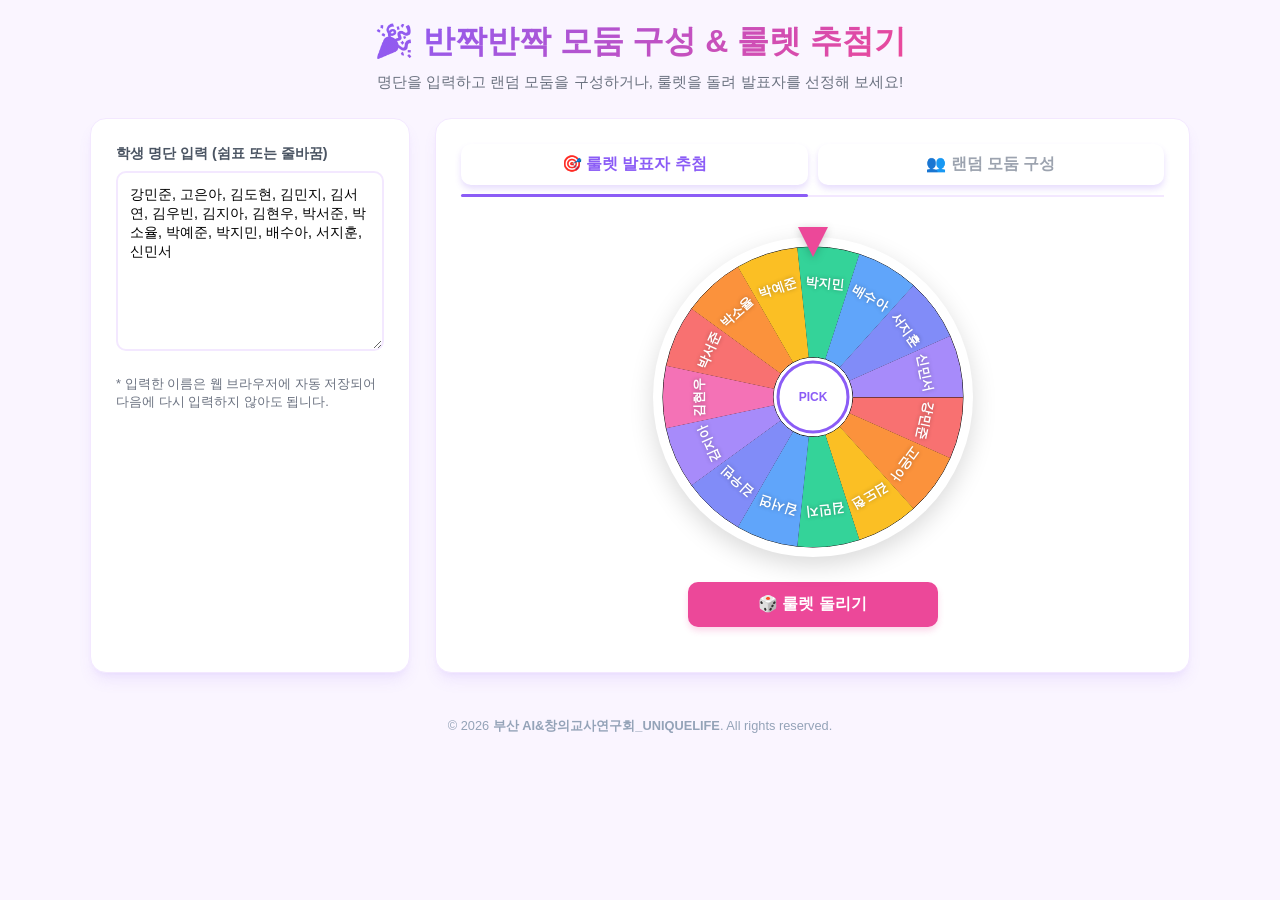
<file: roulette_picker.html>
<!DOCTYPE html>
<html lang="ko">
<head>
    <meta charset="UTF-8">
    <meta name="viewport" content="width=device-width, initial-scale=1.0">
    <title>반짝반짝 모둠 구성 & 발표자 추첨기</title>
    <style>
        :root {
            --primary: #ec4899;
            --primary-hover: #db2777;
            --secondary: #8b5cf6;
            --secondary-hover: #7c3aed;
            --background: #faf5ff;
            --card-bg: #ffffff;
            --text: #1e1b4b;
            --text-muted: #4f46e5;
            --border: #f3e8ff;
            --shadow: 0 10px 15px -3px rgba(139, 92, 246, 0.1), 0 4px 6px -4px rgba(139, 92, 246, 0.1);
            --radius: 16px;
        }

        * {
            box-sizing: border-box;
            margin: 0;
            padding: 0;
            font-family: 'Segoe UI', Roboto, sans-serif;
        }

        body {
            background-color: var(--background);
            color: var(--text);
            padding: 20px;
            display: flex;
            flex-direction: column;
            align-items: center;
            min-height: 100vh;
        }

        header {
            margin-bottom: 25px;
            text-align: center;
        }

        h1 {
            color: var(--secondary);
            font-size: 2rem;
            margin-bottom: 8px;
            background: linear-gradient(135deg, var(--secondary) 0%, var(--primary) 100%);
            -webkit-background-clip: text;
            -webkit-text-fill-color: transparent;
        }

        p {
            color: #6b7280;
            font-size: 0.95rem;
        }

        .container {
            display: grid;
            grid-template-columns: 320px 1fr;
            gap: 25px;
            width: 100%;
            max-width: 1100px;
        }

        .sidebar, .main-content {
            background: var(--card-bg);
            border-radius: var(--radius);
            padding: 25px;
            box-shadow: var(--shadow);
            border: 1px solid var(--border);
        }

        .form-group {
            margin-bottom: 20px;
        }

        label {
            display: block;
            margin-bottom: 8px;
            font-weight: 600;
            font-size: 0.9rem;
            color: #4b5563;
        }

        textarea {
            width: 100%;
            height: 180px;
            padding: 12px;
            border: 2px solid var(--border);
            border-radius: 10px;
            font-size: 0.9rem;
            outline: none;
            transition: all 0.2s;
            resize: vertical;
        }

        textarea:focus {
            border-color: var(--secondary);
            box-shadow: 0 0 0 3px rgba(139, 92, 246, 0.15);
        }

        .tabs {
            display: flex;
            gap: 10px;
            margin-bottom: 20px;
            border-bottom: 2px solid var(--border);
            padding-bottom: 10px;
        }

        .tab-btn {
            padding: 10px 20px;
            background: none;
            border: none;
            font-weight: bold;
            font-size: 1rem;
            color: #9ca3af;
            cursor: pointer;
            position: relative;
            transition: color 0.2s;
        }

        .tab-btn.active {
            color: var(--secondary);
        }

        .tab-btn.active::after {
            content: '';
            position: absolute;
            bottom: -12px;
            left: 0;
            width: 100%;
            height: 3px;
            background-color: var(--secondary);
            border-radius: 3px;
        }

        .tab-content {
            display: none;
        }

        .tab-content.active {
            display: block;
        }

        /* 룰렛 스타일 */
        .roulette-container {
            display: flex;
            flex-direction: column;
            align-items: center;
            justify-content: center;
            padding: 20px 0;
            position: relative;
        }

        .roulette-wrapper {
            position: relative;
            width: 320px;
            height: 320px;
            margin-bottom: 25px;
        }

        #wheel {
            border-radius: 50%;
            box-shadow: 0 8px 25px rgba(0,0,0,0.15);
        }

        .pointer {
            position: absolute;
            top: -10px;
            left: 50%;
            transform: translateX(-50%);
            width: 0;
            height: 0;
            border-left: 15px solid transparent;
            border-right: 15px solid transparent;
            border-top: 30px solid var(--primary);
            z-index: 10;
            filter: drop-shadow(0 2px 4px rgba(0,0,0,0.2));
        }

        button {
            width: 100%;
            padding: 12px;
            background-color: var(--secondary);
            color: white;
            border: none;
            border-radius: 10px;
            font-weight: bold;
            font-size: 1rem;
            cursor: pointer;
            transition: all 0.2s;
            box-shadow: 0 4px 6px rgba(139, 92, 246, 0.2);
        }

        button:hover {
            background-color: var(--secondary-hover);
            transform: translateY(-1px);
        }

        button:active {
            transform: translateY(1px);
        }

        .btn-pink {
            background-color: var(--primary);
            box-shadow: 0 4px 6px rgba(236, 72, 153, 0.2);
        }

        .btn-pink:hover {
            background-color: var(--primary-hover);
        }

        /* 모둠 스타일 */
        .group-config {
            display: flex;
            gap: 15px;
            align-items: center;
            margin-bottom: 20px;
            background: var(--background);
            padding: 15px;
            border-radius: 10px;
        }

        .group-config input {
            width: 70px;
            padding: 8px;
            border: 2px solid var(--border);
            border-radius: 6px;
            text-align: center;
            font-weight: bold;
            font-size: 1rem;
        }

        .group-grid {
            display: grid;
            grid-template-columns: repeat(auto-fill, minmax(200px, 1fr));
            gap: 15px;
            margin-top: 20px;
        }

        .group-card {
            background: #faf5ff;
            border: 2px solid var(--border);
            border-radius: 12px;
            padding: 15px;
            box-shadow: 0 2px 5px rgba(0,0,0,0.02);
            transition: transform 0.2s;
        }

        .group-card:hover {
            transform: scale(1.02);
            border-color: #d8b4fe;
        }

        .group-card h3 {
            color: var(--secondary);
            font-size: 1.1rem;
            border-bottom: 2px solid var(--border);
            padding-bottom: 5px;
            margin-bottom: 10px;
            display: flex;
            justify-content: space-between;
        }

        .group-members {
            list-style: none;
            font-size: 0.95rem;
        }

        .group-members li {
            padding: 6px 8px;
            background: white;
            margin-bottom: 5px;
            border-radius: 6px;
            border: 1px solid #f3f4f6;
            display: flex;
            justify-content: space-between;
        }

        /* 모달 알림창 */
        .modal {
            display: none;
            position: fixed;
            top: 0;
            left: 0;
            width: 100%;
            height: 100%;
            background: rgba(0, 0, 0, 0.6);
            backdrop-filter: blur(5px);
            z-index: 100;
            justify-content: center;
            align-items: center;
        }

        .modal-content {
            background: white;
            border-radius: var(--radius);
            padding: 40px;
            text-align: center;
            max-width: 450px;
            width: 90%;
            box-shadow: 0 20px 25px -5px rgba(0,0,0,0.3);
            animation: popUp 0.3s cubic-bezier(0.175, 0.885, 0.32, 1.275);
            position: relative;
            border: 3px solid var(--primary);
        }

        @keyframes popUp {
            0% { transform: scale(0.7); opacity: 0; }
            100% { transform: scale(1); opacity: 1; }
        }

        .modal h2 {
            font-size: 1.5rem;
            color: var(--secondary);
            margin-bottom: 10px;
        }

        .winner-name {
            font-size: 3rem;
            font-weight: 955;
            color: var(--primary);
            margin: 20px 0;
            letter-spacing: 2px;
            animation: pulse 1s infinite alternate;
        }

        @keyframes pulse {
            0% { transform: scale(1); text-shadow: 0 0 10px rgba(236,72,153,0.3); }
            100% { transform: scale(1.1); text-shadow: 0 0 25px rgba(236,72,153,0.6); }
        }

        .modal button {
            margin-top: 15px;
        }

        /* 폭죽 캔버스 */
        #confetti {
            position: absolute;
            top: 0;
            left: 0;
            width: 100%;
            height: 100%;
            pointer-events: none;
            z-index: 101;
        }

        @media (max-width: 768px) {
            .container {
                grid-template-columns: 1fr;
            }
        }
    </style>
</head>
<body>
    <header>
        <h1>🎉 반짝반짝 모둠 구성 & 룰렛 추첨기</h1>
        <p>명단을 입력하고 랜덤 모둠을 구성하거나, 룰렛을 돌려 발표자를 선정해 보세요!</p>
    </header>

    <div class="container">
        <!-- 설정 영역 -->
        <div class="sidebar">
            <div class="form-group">
                <label for="studentList">학생 명단 입력 (쉼표 또는 줄바꿈)</label>
                <textarea id="studentList" placeholder="김철수&#10;이영희&#10;박민수&#10;..."></textarea>
            </div>
            <p style="font-size: 0.8rem; color:#6b7280; line-height:1.4;">
                * 입력한 이름은 웹 브라우저에 자동 저장되어 다음에 다시 입력하지 않아도 됩니다.
            </p>
        </div>

        <!-- 메인 인터랙티브 영역 -->
        <div class="main-content">
            <div class="tabs">
                <button class="tab-btn active" onclick="switchTab('picker')">🎯 룰렛 발표자 추첨</button>
                <button class="tab-btn" onclick="switchTab('groups')">👥 랜덤 모둠 구성</button>
            </div>

            <!-- 1. 룰렛 추첨 탭 -->
            <div id="tab-picker" class="tab-content active">
                <div class="roulette-container">
                    <div class="roulette-wrapper">
                        <div class="pointer"></div>
                        <canvas id="wheel" width="320" height="320"></canvas>
                    </div>
                    <button id="btnSpin" class="btn-pink" style="max-width: 250px;">🎲 룰렛 돌리기</button>
                </div>
            </div>

            <!-- 2. 모둠 구성 탭 -->
            <div id="tab-groups" class="tab-content">
                <div class="group-config">
                    <label style="margin-bottom:0; font-weight:bold;">만들고자 하는 모둠 수 :</label>
                    <input type="number" id="groupCount" value="4" min="2" max="20">
                    <span style="color: #6b7280; font-size: 0.9rem;">개 모둠</span>
                    <button id="btnCreateGroups" style="margin-left:auto; width:auto; padding:8px 20px;">👥 모둠 생성하기</button>
                </div>
                <div id="groupGrid" class="group-grid">
                    <!-- 구성된 모둠 카드가 노출됩니다 -->
                </div>
            </div>
        </div>
    </div>

    <footer style="text-align: center; margin-top: 30px; padding: 15px; font-size: 0.8rem; color: #94a3b8;">
        © 2026 <strong>부산 AI&창의교사연구회_UNIQUELIFE</strong>. All rights reserved.
    </footer>

    <!-- 당첨 결과 모달 -->
    <div id="winnerModal" class="modal">
        <div class="modal-content">
            <h2>🎉 오늘의 발표 주인공 🎉</h2>
            <div id="winnerName" class="winner-name">홍길동</div>
            <p style="color:#6b7280;">멋진 발표를 기대합니다!</p>
            <button onclick="closeModal()">축하합니다! 👏</button>
        </div>
    </div>

    <!-- 폭죽용 캔버스 -->
    <canvas id="confetti"></canvas>

    <script>
        const STORAGE_KEY = 'vibe_picker_students';
        const studentListText = document.getElementById('studentList');
        const wheel = document.getElementById('wheel');
        const ctx = wheel.getContext('2d');
        const btnSpin = document.getElementById('btnSpin');
        const winnerModal = document.getElementById('winnerModal');
        const winnerNameDiv = document.getElementById('winnerName');
        const groupCountInput = document.getElementById('groupCount');
        const btnCreateGroups = document.getElementById('btnCreateGroups');
        const groupGrid = document.getElementById('groupGrid');

        let students = [];
        
        // 룰렛 관련 변수
        let startAngle = 0;
        let arc = 0;
        let spinTimeout = null;
        let spinAngleStart = 10;
        let spinTime = 0;
        let spinTimeTotal = 0;

        // 컬러 팔레트 (룰렛 슬라이스용)
        const colors = ["#f87171", "#fb923c", "#fbbf24", "#34d399", "#60a5fa", "#818cf8", "#a78bfa", "#f472b6"];

        // 페이지 로드 시
        window.addEventListener('load', () => {
            const saved = localStorage.getItem(STORAGE_KEY);
            if (saved) {
                studentListText.value = saved;
            } else {
                studentListText.value = "강민준, 고은아, 김도현, 김민지, 김서연, 김우빈, 김지아, 김현우, 박서준, 박소율, 박예준, 박지민, 배수아, 서지훈, 신민서";
            }
            updateStudents();
            drawWheel();
        });

        // 학생 명단 자동 저장 및 동기화
        studentListText.addEventListener('input', () => {
            localStorage.setItem(STORAGE_KEY, studentListText.value);
            updateStudents();
            drawWheel();
        });

        function updateStudents() {
            students = studentListText.value.split(/[\n,]+/)
                .map(name => name.trim())
                .filter(name => name.length > 0);
            arc = Math.PI / (students.length / 2);
        }

        // 탭 전환
        function switchTab(tab) {
            document.querySelectorAll('.tab-btn').forEach(btn => btn.classList.remove('active'));
            document.querySelectorAll('.tab-content').forEach(content => content.classList.remove('active'));
            
            if (tab === 'picker') {
                document.querySelector('.tab-btn:nth-child(1)').classList.add('active');
                document.getElementById('tab-picker').classList.add('active');
                drawWheel();
            } else {
                document.querySelector('.tab-btn:nth-child(2)').classList.add('active');
                document.getElementById('tab-groups').classList.add('active');
            }
        }

        // 룰렛 그리기
        function drawWheel() {
            if (students.length === 0) {
                ctx.clearRect(0, 0, 320, 320);
                ctx.fillStyle = "#cbd5e1";
                ctx.font = "bold 16px sans-serif";
                ctx.textAlign = "center";
                ctx.fillText("이름을 입력해 주세요", 160, 160);
                return;
            }

            ctx.clearRect(0, 0, 320, 320);
            const outsideRadius = 150;
            const textRadius = 110;
            const insideRadius = 40;

            for(let i = 0; i < students.length; i++) {
                const angle = startAngle + i * arc;
                ctx.fillStyle = colors[i % colors.length];

                ctx.beginPath();
                ctx.arc(160, 160, outsideRadius, angle, angle + arc, false);
                ctx.arc(160, 160, insideRadius, angle + arc, angle, true);
                ctx.stroke();
                ctx.fill();

                ctx.save();
                ctx.fillStyle = "white";
                ctx.font = "bold 13px sans-serif";
                ctx.shadowColor = "rgba(0,0,0,0.3)";
                ctx.shadowBlur = 4;
                ctx.translate(160 + Math.cos(angle + arc / 2) * textRadius, 
                              160 + Math.sin(angle + arc / 2) * textRadius);
                ctx.rotate(angle + arc / 2 + Math.PI / 2);
                const text = students[i];
                ctx.fillText(text, -ctx.measureText(text).width / 2, 0);
                ctx.restore();
            }

            // 가운데 로고 원 그리기
            ctx.fillStyle = "white";
            ctx.beginPath();
            ctx.arc(160, 160, 35, 0, Math.PI * 2, false);
            ctx.fill();
            ctx.strokeStyle = "#8b5cf6";
            ctx.lineWidth = 3;
            ctx.stroke();

            ctx.fillStyle = "#8b5cf6";
            ctx.font = "bold 12px sans-serif";
            ctx.textAlign = "center";
            ctx.fillText("PICK", 160, 164);
        }

        // 룰렛 회전
        btnSpin.addEventListener('click', () => {
            if (students.length === 0) return;
            spinAngleStart = Math.random() * 10 + 10;
            spinTime = 0;
            spinTimeTotal = Math.random() * 3000 + 4000;
            rotateWheel();
        });

        function rotateWheel() {
            spinTime += 30;
            if(spinTime >= spinTimeTotal) {
                stopRotateWheel();
                return;
            }
            const spinAngle = spinAngleStart - easeOut(spinTime, 0, spinAngleStart, spinTimeTotal);
            startAngle += (spinAngle * Math.PI / 180);
            drawWheel();
            spinTimeout = setTimeout(rotateWheel, 30);
        }

        function stopRotateWheel() {
            clearTimeout(spinTimeout);
            const degrees = startAngle * 180 / Math.PI + 90;
            const arcd = arc * 180 / Math.PI;
            const index = Math.floor((360 - (degrees % 360)) / arcd);
            ctx.save();
            
            const winner = students[index];
            winnerNameDiv.textContent = winner;
            winnerModal.style.display = 'flex';

            // 음성 합성(TTS)으로 이름 읽어주기
            try {
                if ('speechSynthesis' in window) {
                    const utterance = new SpeechSynthesisUtterance(`오늘의 주인공은 ${winner} 학생입니다!`);
                    utterance.lang = 'ko-KR';
                    utterance.rate = 1.0;
                    window.speechSynthesis.speak(utterance);
                }
            } catch(e) {}

            startConfetti();
        }

        function easeOut(t, b, c, d) {
            const ts = (t /= d) * t;
            const tc = ts * t;
            return b + c * (tc + -3 * ts + 3 * t);
        }

        function closeModal() {
            winnerModal.style.display = 'none';
            stopConfetti();
        }

        // 랜덤 모둠 구성 로직
        btnCreateGroups.addEventListener('click', () => {
            if (students.length === 0) {
                alert("학생 명단을 먼저 입력해 주세요!");
                return;
            }

            const numGroups = parseInt(groupCountInput.value) || 4;
            if (numGroups <= 1) {
                alert("모둠 수는 최소 2개 이상이어야 합니다.");
                return;
            }

            // 학생 명단 복제 및 셔플
            const list = [...students];
            for (let i = list.length - 1; i > 0; i--) {
                const j = Math.floor(Math.random() * (i + 1));
                [list[i], list[j]] = [list[j], list[i]];
            }

            // 모둠별 배열 초기화
            const groups = Array.from({ length: numGroups }, () => []);

            // 순차 분배
            list.forEach((student, index) => {
                groups[index % numGroups].push(student);
            });

            // 렌더링
            groupGrid.innerHTML = "";
            groups.forEach((group, index) => {
                const card = document.createElement('div');
                card.classList.add('group-card');
                
                const title = document.createElement('h3');
                title.innerHTML = `<span>👥 모둠 ${index + 1}</span> <span style="font-size:0.8rem; color:#9ca3af;">${group.length}명</span>`;
                card.appendChild(title);

                const memberList = document.createElement('ul');
                memberList.classList.add('group-members');
                group.forEach((member, mIdx) => {
                    const li = document.createElement('li');
                    li.innerHTML = `<span>${member}</span> <span style="color:#e2e8f0; font-size:0.75rem;">${mIdx + 1}</span>`;
                    memberList.appendChild(li);
                });
                
                card.appendChild(memberList);
                groupGrid.appendChild(card);
            });
        });

        // 폭죽(Confetti) 효과 스크립트 (완전 로컬 캔버스 구현)
        const confettiCanvas = document.getElementById('confetti');
        const cCtx = confettiCanvas.getContext('2d');
        let confettiActive = false;
        let particles = [];

        function resizeConfetti() {
            confettiCanvas.width = window.innerWidth;
            confettiCanvas.height = window.innerHeight;
        }
        window.addEventListener('resize', resizeConfetti);

        class ConfettiParticle {
            constructor() {
                this.x = Math.random() * confettiCanvas.width;
                this.y = Math.random() * confettiCanvas.height - confettiCanvas.height;
                this.r = Math.random() * 6 + 4;
                this.d = Math.random() * confettiCanvas.height;
                this.color = `hsl(${Math.random() * 360}, 100%, 60%)`;
                this.tilt = Math.random() * 10 - 5;
                this.tiltAngleIncremental = Math.random() * 0.07 + 0.02;
                this.tiltAngle = 0;
            }
            update() {
                this.tiltAngle += this.tiltAngleIncremental;
                this.y += (Math.cos(this.tiltAngle) + 3 + this.r / 2) / 2;
                this.x += Math.sin(this.tiltAngle);
                this.tilt = Math.sin(this.tiltAngle - this.r / 2) * 5;
                return this.y > confettiCanvas.height;
            }
            draw() {
                cCtx.beginPath();
                cCtx.lineWidth = this.r;
                cCtx.strokeStyle = this.color;
                cCtx.moveTo(this.x + this.tilt + this.r / 2, this.y);
                cCtx.lineTo(this.x + this.tilt, this.y + this.tilt + this.r / 2);
                cCtx.stroke();
            }
        }

        function startConfetti() {
            resizeConfetti();
            confettiCanvas.style.display = 'block';
            confettiActive = true;
            particles = Array.from({ length: 150 }, () => new ConfettiParticle());
            animateConfetti();
        }

        function stopConfetti() {
            confettiActive = false;
            confettiCanvas.style.display = 'none';
        }

        function animateConfetti() {
            if (!confettiActive) return;
            cCtx.clearRect(0, 0, confettiCanvas.width, confettiCanvas.height);
            particles.forEach((p, idx) => {
                p.draw();
                const isOut = p.update();
                if (isOut) {
                    particles[idx] = new ConfettiParticle();
                    particles[idx].y = -10;
                }
            });
            requestAnimationFrame(animateConfetti);
        }
    </script>
</body>
</html>
</file>
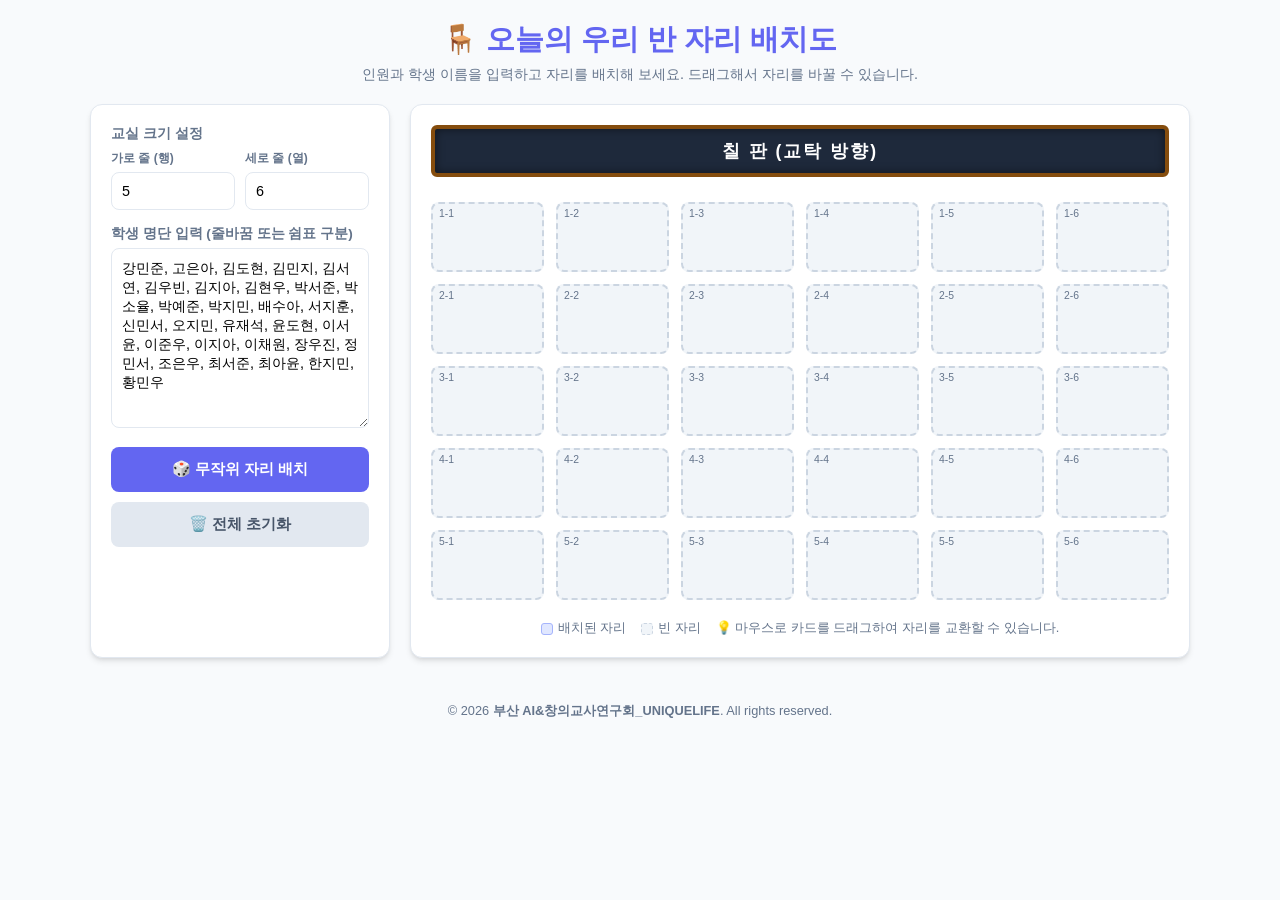
<file: seat_arranger.html>
<!DOCTYPE html>
<html lang="ko">
<head>
    <meta charset="UTF-8">
    <meta name="viewport" content="width=device-width, initial-scale=1.0">
    <title>우당탕탕 학급 자리 배치도</title>
    <style>
        :root {
            --primary: #6366f1;
            --primary-hover: #4f46e5;
            --background: #f8fafc;
            --card-bg: #ffffff;
            --text: #1e293b;
            --text-muted: #64748b;
            --border: #e2e8f0;
            --shadow: 0 4px 6px -1px rgb(0 0 0 / 0.1), 0 2px 4px -2px rgb(0 0 0 / 0.1);
            --radius: 12px;
        }

        * {
            box-sizing: border-box;
            margin: 0;
            padding: 0;
            font-family: 'Segoe UI', Roboto, Helvetica, Arial, sans-serif;
        }

        body {
            background-color: var(--background);
            color: var(--text);
            padding: 20px;
            display: flex;
            flex-direction: column;
            align-items: center;
            min-height: 100vh;
        }

        header {
            margin-bottom: 20px;
            text-align: center;
        }

        h1 {
            color: var(--primary);
            font-size: 1.8rem;
            margin-bottom: 5px;
        }

        p {
            color: var(--text-muted);
            font-size: 0.9rem;
        }

        .container {
            display: grid;
            grid-template-columns: 300px 1fr;
            gap: 20px;
            width: 100%;
            max-width: 1100px;
        }

        .sidebar, .main-content {
            background: var(--card-bg);
            border-radius: var(--radius);
            padding: 20px;
            box-shadow: var(--shadow);
            border: 1px solid var(--border);
        }

        .form-group {
            margin-bottom: 15px;
        }

        label {
            display: block;
            margin-bottom: 5px;
            font-weight: 600;
            font-size: 0.85rem;
            color: var(--text-muted);
        }

        input[type="number"], textarea {
            width: 100%;
            padding: 10px;
            border: 1px solid var(--border);
            border-radius: 8px;
            font-size: 0.9rem;
            outline: none;
            transition: border-color 0.2s;
        }

        input[type="number"]:focus, textarea:focus {
            border-color: var(--primary);
        }

        textarea {
            height: 180px;
            resize: vertical;
        }

        .grid-inputs {
            display: grid;
            grid-template-columns: 1fr 1fr;
            gap: 10px;
        }

        button {
            width: 100%;
            padding: 12px;
            background-color: var(--primary);
            color: white;
            border: none;
            border-radius: 8px;
            font-weight: 600;
            font-size: 0.95rem;
            cursor: pointer;
            transition: background-color 0.2s, transform 0.1s;
            margin-bottom: 10px;
        }

        button:hover {
            background-color: var(--primary-hover);
        }

        button:active {
            transform: scale(0.98);
        }

        .btn-secondary {
            background-color: #e2e8f0;
            color: #475569;
        }

        .btn-secondary:hover {
            background-color: #cbd5e1;
        }

        .blackboard {
            background: #1e293b;
            color: white;
            text-align: center;
            padding: 10px;
            font-weight: bold;
            border-radius: 6px;
            margin-bottom: 25px;
            border: 4px solid #854d0e; /* Wood frame border */
            box-shadow: inset 0 0 10px rgba(0,0,0,0.5);
            font-size: 1.1rem;
            letter-spacing: 2px;
        }

        .seat-grid {
            display: grid;
            gap: 12px;
            justify-content: center;
            margin-bottom: 20px;
        }

        .seat {
            background: #f1f5f9;
            border: 2px dashed #cbd5e1;
            border-radius: 8px;
            display: flex;
            flex-direction: column;
            align-items: center;
            justify-content: center;
            height: 70px;
            font-weight: bold;
            font-size: 0.95rem;
            cursor: move;
            transition: all 0.2s;
            user-select: none;
            position: relative;
        }

        .seat.occupied {
            background: #e0e7ff;
            border: 2px solid #a5b4fc;
            color: #312e81;
            box-shadow: 0 2px 4px rgba(99, 102, 241, 0.05);
        }

        .seat.occupied:hover {
            border-color: var(--primary);
            background: #eceeff;
            transform: translateY(-2px);
        }

        .seat-num {
            position: absolute;
            top: 4px;
            left: 6px;
            font-size: 0.65rem;
            color: var(--text-muted);
            font-weight: normal;
        }

        .drag-over {
            border: 2px dashed var(--primary) !important;
            background: #e0e7ff !important;
            transform: scale(1.05);
        }

        .legend {
            display: flex;
            gap: 15px;
            font-size: 0.8rem;
            color: var(--text-muted);
            justify-content: center;
            margin-top: 10px;
        }

        .legend-item {
            display: flex;
            align-items: center;
            gap: 5px;
        }

        .legend-color {
            width: 12px;
            height: 12px;
            border-radius: 3px;
        }

        @media (max-width: 768px) {
            .container {
                grid-template-columns: 1fr;
            }
        }
    </style>
</head>
<body>
    <header>
        <h1>🪑 오늘의 우리 반 자리 배치도</h1>
        <p>인원과 학생 이름을 입력하고 자리를 배치해 보세요. 드래그해서 자리를 바꿀 수 있습니다.</p>
    </header>

    <div class="container">
        <!-- 설정 영역 -->
        <div class="sidebar">
            <div class="form-group">
                <label>교실 크기 설정</label>
                <div class="grid-inputs">
                    <div>
                        <label for="rows" style="font-size: 0.75rem; margin-top: 2px;">가로 줄 (행)</label>
                        <input type="number" id="rows" value="5" min="1" max="10">
                    </div>
                    <div>
                        <label for="cols" style="font-size: 0.75rem; margin-top: 2px;">세로 줄 (열)</label>
                        <input type="number" id="cols" value="6" min="1" max="10">
                    </div>
                </div>
            </div>

            <div class="form-group">
                <label for="studentList">학생 명단 입력 (줄바꿈 또는 쉼표 구분)</label>
                <textarea id="studentList" placeholder="김철수&#10;이영희&#10;박민수&#10;최수지&#10;..."></textarea>
            </div>

            <button id="btnArrange">🎲 무작위 자리 배치</button>
            <button id="btnReset" class="btn-secondary">🗑️ 전체 초기화</button>
        </div>

        <!-- 배치도 영역 -->
        <div class="main-content">
            <div class="blackboard">칠 판 (교탁 방향)</div>
            <div id="seatGrid" class="seat-grid">
                <!-- 자리가 동적으로 생성됩니다 -->
            </div>
            
            <div class="legend">
                <div class="legend-item">
                    <span class="legend-color" style="background: #e0e7ff; border: 1px solid #a5b4fc;"></span>
                    <span>배치된 자리</span>
                </div>
                <div class="legend-item">
                    <span class="legend-color" style="background: #f1f5f9; border: 1px dashed #cbd5e1;"></span>
                    <span>빈 자리</span>
                </div>
                <div class="legend-item">
                    <span>💡 마우스로 카드를 드래그하여 자리를 교환할 수 있습니다.</span>
                </div>
            </div>
        </div>
    </div>

    <footer style="text-align: center; margin-top: 30px; padding: 15px; font-size: 0.8rem; color: #64748b;">
        © 2026 <strong>부산 AI&창의교사연구회_UNIQUELIFE</strong>. All rights reserved.
    </footer>

    <script>
        // 로컬 스토리지 키
        const STORAGE_KEY = 'vibe_seat_students';
        const STORAGE_GRID = 'vibe_seat_grid';

        // DOM 요소
        const rowsInput = document.getElementById('rows');
        const colsInput = document.getElementById('cols');
        const studentListText = document.getElementById('studentList');
        const btnArrange = document.getElementById('btnArrange');
        const btnReset = document.getElementById('btnReset');
        const seatGrid = document.getElementById('seatGrid');

        // 상태 변수
        let students = [];
        let seatAssignments = []; // 1차원 배열로 각 자리의 학생 매핑

        // 페이지 로드 시 기존 데이터 불러오기
        window.addEventListener('load', () => {
            const savedStudents = localStorage.getItem(STORAGE_KEY);
            const savedGrid = localStorage.getItem(STORAGE_GRID);

            if (savedStudents) {
                studentListText.value = savedStudents;
            } else {
                // 기본 예시 데이터
                studentListText.value = "강민준, 고은아, 김도현, 김민지, 김서연, 김우빈, 김지아, 김현우, 박서준, 박소율, 박예준, 박지민, 배수아, 서지훈, 신민서, 오지민, 유재석, 윤도현, 이서윤, 이준우, 이지아, 이채원, 장우진, 정민서, 조은우, 최서준, 최아윤, 한지민, 황민우";
            }

            if (savedGrid) {
                const gridData = JSON.parse(savedGrid);
                rowsInput.value = gridData.rows || 5;
                colsInput.value = gridData.cols || 6;
                seatAssignments = gridData.assignments || [];
                renderGrid();
            } else {
                generateEmptyGrid();
            }
        });

        // 입력 값 변경 시 빈 그리드 생성
        rowsInput.addEventListener('change', generateEmptyGrid);
        colsInput.addEventListener('change', generateEmptyGrid);

        // 학생 명단 파싱 함수
        function parseStudents() {
            const rawText = studentListText.value;
            localStorage.setItem(STORAGE_KEY, rawText); // 입력내용 실시간 저장
            return rawText.split(/[\n,]+/)
                .map(name => name.trim())
                .filter(name => name.length > 0);
        }

        // 빈 그리드 초기 생성
        function generateEmptyGrid() {
            const rows = parseInt(rowsInput.value) || 5;
            const cols = parseInt(colsInput.value) || 6;
            const totalSeats = rows * cols;
            
            seatAssignments = Array(totalSeats).fill("");
            renderGrid();
            saveGridState();
        }

        // 그리드 렌더링
        function renderGrid() {
            const rows = parseInt(rowsInput.value) || 5;
            const cols = parseInt(colsInput.value) || 6;
            
            seatGrid.style.gridTemplateColumns = `repeat(${cols}, 1fr)`;
            seatGrid.innerHTML = "";

            seatAssignments.forEach((studentName, index) => {
                const seatDiv = document.createElement('div');
                seatDiv.classList.add('seat');
                seatDiv.dataset.index = index;

                // 자리 번호 표기 (행-열 스타일 또는 일련번호)
                const rowNum = Math.floor(index / cols) + 1;
                const colNum = (index % cols) + 1;
                
                const numSpan = document.createElement('span');
                numSpan.classList.add('seat-num');
                numSpan.textContent = `${rowNum}-${colNum}`;
                seatDiv.appendChild(numSpan);

                if (studentName) {
                    seatDiv.classList.add('occupied');
                    seatDiv.setAttribute('draggable', 'true');
                    
                    const nameSpan = document.createElement('span');
                    nameSpan.textContent = studentName;
                    seatDiv.appendChild(nameSpan);
                } else {
                    seatDiv.appendChild(document.createTextNode(""));
                }

                // 드래그 앤 드롭 이벤트 등록
                setupDragAndDrop(seatDiv);

                seatGrid.appendChild(seatDiv);
            });
        }

        // 무작위 자리 배치 실행
        btnArrange.addEventListener('click', () => {
            students = parseStudents();
            if (students.length === 0) {
                alert("학생 이름을 먼저 입력해 주세요!");
                return;
            }

            const rows = parseInt(rowsInput.value) || 5;
            const cols = parseInt(colsInput.value) || 6;
            const totalSeats = rows * cols;

            if (students.length > totalSeats) {
                alert(`학생 수(${students.length}명)가 교실 자리 수(${totalSeats}개)보다 많습니다. 교실 크기를 늘려주세요!`);
                return;
            }

            // 학생 명단 랜덤 셔플
            const shuffledStudents = [...students];
            for (let i = shuffledStudents.length - 1; i > 0; i--) {
                const j = Math.floor(Math.random() * (i + 1));
                [shuffledStudents[i], shuffledStudents[j]] = [shuffledStudents[j], shuffledStudents[i]];
            }

            // 자리 배열 초기화 후 학생 배치
            seatAssignments = Array(totalSeats).fill("");
            shuffledStudents.forEach((student, index) => {
                seatAssignments[index] = student;
            });

            renderGrid();
            saveGridState();
        });

        // 초기화 버튼
        btnReset.addEventListener('click', () => {
            if (confirm("자리와 명단을 모두 초기화하시겠습니까?")) {
                studentListText.value = "";
                localStorage.removeItem(STORAGE_KEY);
                localStorage.removeItem(STORAGE_GRID);
                generateEmptyGrid();
            }
        });

        // 상태 저장 함수
        function saveGridState() {
            const gridData = {
                rows: parseInt(rowsInput.value),
                cols: parseInt(colsInput.value),
                assignments: seatAssignments
            };
            localStorage.setItem(STORAGE_GRID, JSON.stringify(gridData));
        }

        // 드래그 앤 드롭 구현
        let draggedElement = null;

        function setupDragAndDrop(element) {
            element.addEventListener('dragstart', (e) => {
                if (!element.classList.contains('occupied')) {
                    e.preventDefault();
                    return;
                }
                draggedElement = element;
                element.style.opacity = '0.5';
                e.dataTransfer.effectAllowed = 'move';
                e.dataTransfer.setData('text/plain', element.dataset.index);
            });

            element.addEventListener('dragend', () => {
                if (draggedElement) {
                    draggedElement.style.opacity = '1';
                }
                document.querySelectorAll('.seat').forEach(s => s.classList.remove('drag-over'));
                draggedElement = null;
            });

            element.addEventListener('dragover', (e) => {
                e.preventDefault();
                e.dataTransfer.dropEffect = 'move';
                if (element !== draggedElement) {
                    element.classList.add('drag-over');
                }
            });

            element.addEventListener('dragleave', () => {
                element.classList.remove('drag-over');
            });

            element.addEventListener('drop', (e) => {
                e.preventDefault();
                element.classList.remove('drag-over');
                
                const fromIndex = parseInt(e.dataTransfer.getData('text/plain'));
                const toIndex = parseInt(element.dataset.index);

                if (fromIndex === toIndex) return;

                // 두 자리의 학생 이름 교환
                const temp = seatAssignments[fromIndex];
                seatAssignments[fromIndex] = seatAssignments[toIndex];
                seatAssignments[toIndex] = temp;

                renderGrid();
                saveGridState();
            });
        }
    </script>
</body>
</html>
</file>
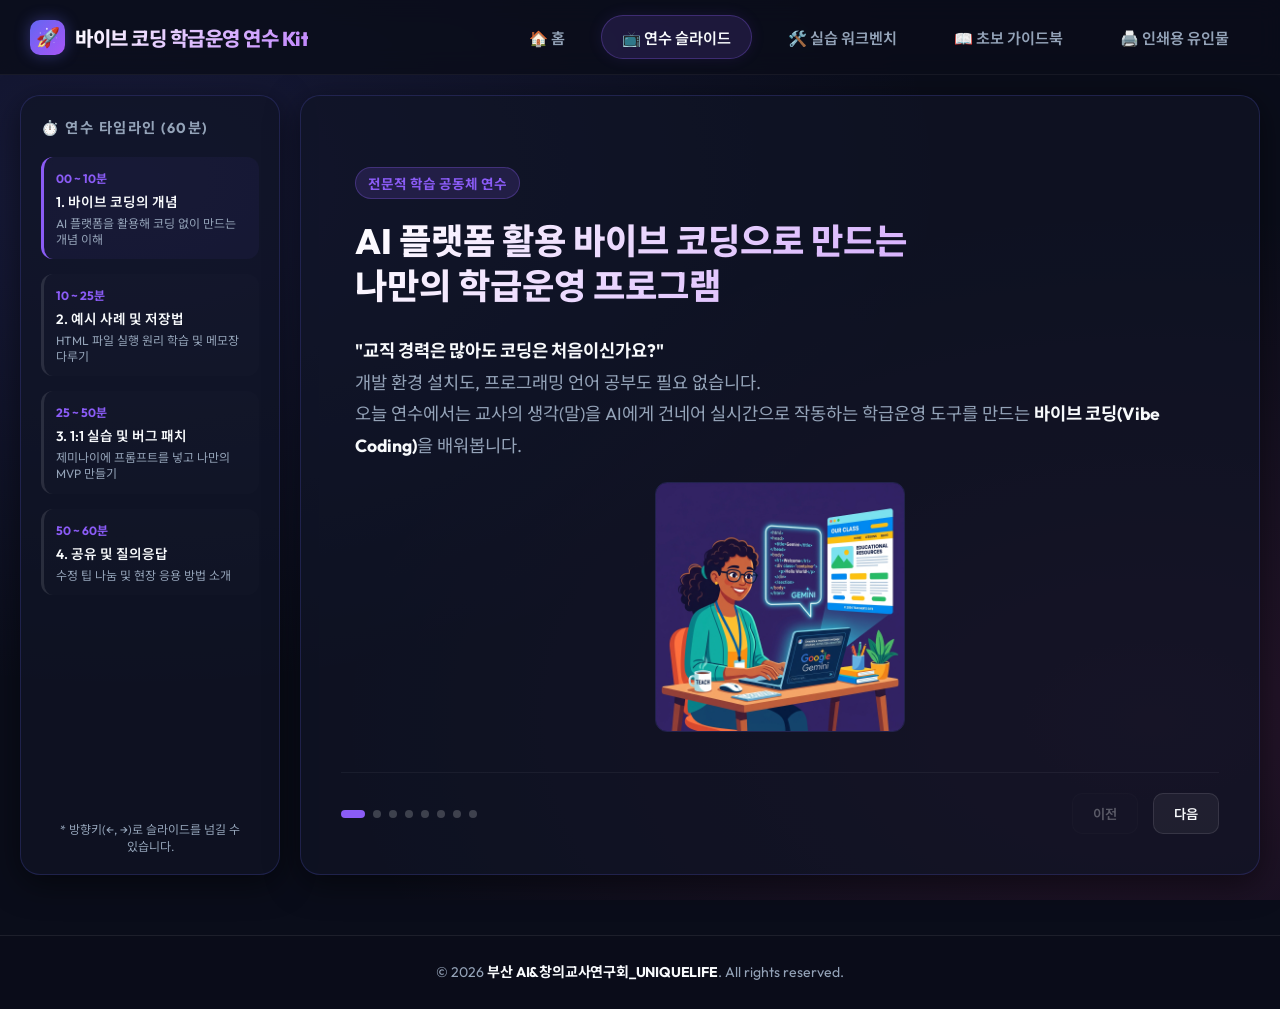
<file: slides.html>
<!DOCTYPE html>
<html lang="ko">
<head>
    <meta charset="UTF-8">
    <meta name="viewport" content="width=device-width, initial-scale=1.0">
    <title>연수 슬라이드 - 바이브 코딩 학급운영 Kit</title>
    <link rel="manifest" href="./manifest.json">
    <meta name="theme-color" content="#8b5cf6">
    <link rel="apple-touch-icon" href="./images/icon-192.png">
    <link href="https://fonts.googleapis.com/css2?family=Noto+Sans+KR:wght@300;400;500;700;900&family=Outfit:wght@400;600;800&display=swap" rel="stylesheet">
    <link rel="stylesheet" href="./style.css">
</head>
<body>
    <!-- 공통 상단 네비게이션 헤더 -->
    <header>
        <div class="logo">
            <a href="./index.html" style="text-decoration:none; display:flex; align-items:center; gap:10px;">
                <div class="logo-icon">🚀</div>
                <h1>바이브 코딩 학급운영 연수 Kit</h1>
            </a>
        </div>
        <nav>
            <a href="./index.html" class="nav-tab">🏠 홈</a>
            <a href="./slides.html" class="nav-tab active">📺 연수 슬라이드</a>
            <a href="./workbench.html" class="nav-tab">🛠️ 실습 워크벤치</a>
            <a href="./playbook.html" class="nav-tab">📖 초보 가이드북</a>
            <a href="./handout.html" class="nav-tab">🖨️ 인쇄용 유인물</a>
        </nav>
    </header>

    <div class="main-wrapper">
        <!-- 왼쪽 사이드바 (연수 시간표 및 현황) -->
        <aside class="sidebar">
            <h2>⏱️ 연수 타임라인 (60분)</h2>
            <div class="timeline">
                <div class="timeline-item active" id="time-1">
                    <span class="timeline-time">00 ~ 10분</span>
                    <span class="timeline-title">1. 바이브 코딩의 개념</span>
                    <span class="timeline-desc">AI 플랫폼을 활용해 코딩 없이 만드는 개념 이해</span>
                </div>
                <div class="timeline-item" id="time-2">
                    <span class="timeline-time">10 ~ 25분</span>
                    <span class="timeline-title">2. 예시 사례 및 저장법</span>
                    <span class="timeline-desc">HTML 파일 실행 원리 학습 및 메모장 다루기</span>
                </div>
                <div class="timeline-item" id="time-3">
                    <span class="timeline-time">25 ~ 50분</span>
                    <span class="timeline-title">3. 1:1 실습 및 버그 패치</span>
                    <span class="timeline-desc">제미나이에 프롬프트를 넣고 나만의 MVP 만들기</span>
                </div>
                <div class="timeline-item" id="time-4">
                    <span class="timeline-time">50 ~ 60분</span>
                    <span class="timeline-title">4. 공유 및 질의응답</span>
                    <span class="timeline-desc">수정 팁 나눔 및 현장 응용 방법 소개</span>
                </div>
            </div>
            <div style="margin-top:auto; font-size:0.75rem; color:var(--text-secondary); text-align:center;">
                * 방향키(←, →)로 슬라이드를 넘길 수 있습니다.
            </div>
        </aside>

        <!-- 오른쪽 슬라이드 영역 -->
        <main style="flex:1;">
            <div class="slides-container">
                <div class="slide-deck" id="slideDeck">
                    
                    <!-- 슬라이드 1: 표지 -->
                    <div class="slide-item active" data-timeline="1">
                        <span class="slide-tag">전문적 학습 공동체 연수</span>
                        <h2 class="slide-title">AI 플랫폼 활용 바이브 코딩으로 만드는<br>나만의 학급운영 프로그램</h2>
                        <div class="slide-body">
                            <p><strong>"교직 경력은 많아도 코딩은 처음이신가요?"</strong></p>
                            <p>개발 환경 설치도, 프로그래밍 언어 공부도 필요 없습니다.<br>오늘 연수에서는 교사의 생각(말)을 AI에게 건네어 실시간으로 작동하는 학급운영 도구를 만드는 <strong>바이브 코딩(Vibe Coding)</strong>을 배워봅니다.</p>
                            <div class="slide-image-container">
                                <img src="./images/vibe_concept.png" alt="바이브 코딩 개념" style="max-height: 250px;">
                            </div>
                        </div>
                    </div>

                    <!-- 슬라이드 2: 개념 설명 -->
                    <div class="slide-item" data-timeline="1">
                        <span class="slide-tag">바이브 코딩 이해하기</span>
                        <h2 class="slide-title">코딩 한 줄 몰라도 가능합니다!<br>바이브 코딩(Vibe Coding)이란?</h2>
                        <div class="slide-body">
                            <ul>
                                <li><strong>개념</strong>: 복잡한 코드 작성 대신, AI에게 자연어로 원하는 기능과 형태를 요구해 프로그램을 만드는 개발 방식</li>
                                <li><strong>교사의 역할</strong>: 코드를 짜는 '개발자'가 아닌, 아이디어를 구상하고 검수하는 <strong>'기획자 및 지시자'</strong>가 됩니다.</li>
                                <li><strong>어떻게 작동하나요?</strong>: 
                                    <br>1) <em>"자리 배치도를 만들어줘"</em> 라고 제미나이에 말하기
                                    <br>2) 제미나이가 준 코드를 <strong>메모장에 복사-붙여넣기</strong>
                                    <br>3) <code>seat.html</code>로 저장하고 더블클릭하면 끝!
                                </li>
                            </ul>
                        </div>
                    </div>

                    <!-- 슬라이드 3: 제미나이 무료버전 준비 -->
                    <div class="slide-item" data-timeline="2">
                        <span class="slide-tag">준비하기</span>
                        <h2 class="slide-title">제미나이(Gemini) 무료 버전 준비 및 프롬프팅 요령</h2>
                        <div class="slide-body">
                            <p>가장 대중적이고 빠른 Google Gemini(무료 버전)를 사용합니다.</p>
                            <ol>
                                <li>브라우저에서 <a href="https://gemini.google.com" target="_blank" style="color:var(--color-accent-cyan); font-weight:bold;">gemini.google.com</a>에 접속 및 로그인합니다.</li>
                                <li><strong>AI에게 지시할 때 꼭 들어가야 하는 4대 핵심 요소</strong>:
                                    <br>- <strong>구조</strong>: "단 하나의 HTML 파일로 만들어줘" (매우 중요!)
                                    <br>- <strong>기능</strong>: "학생 명단을 입력하고 룰렛을 돌려 무작위로 뽑는 기능"
                                    <br>- <strong>스타일</strong>: "파스텔톤의 세련된 디자인, 보기 좋은 폰트 적용"
                                    <br>- <strong>저장</strong>: "로컬저장소(localStorage)에 학생 명단이 유지되게 해줘"
                                </li>
                            </ol>
                        </div>
                    </div>

                    <!-- 슬라이드 4: 메모장 저장 요령 -->
                    <div class="slide-item" data-timeline="2">
                        <span class="slide-tag">코드 실행 방법</span>
                        <h2 class="slide-title">컴퓨터에 프로그램 저장 및 실행하기</h2>
                        <div class="slide-body">
                            <p>AI가 준 코드는 다음과 같이 저장하여 실행합니다.</p>
                            <div style="display:grid; grid-template-columns: 1fr 1fr; gap:15px; align-items:center;">
                                <div>
                                    <ol>
                                        <li>제미나이가 준 코드 상단의 <strong>[복사]</strong> 버튼을 누릅니다.</li>
                                        <li>보조프로그램에서 <strong>[메모장(Notepad)]</strong>을 켭니다.</li>
                                        <li>코드를 붙여넣고 <strong>[다른 이름으로 저장]</strong>을 누릅니다.</li>
                                        <li><strong>[파일 형식]</strong>을 반드시 <strong>'모든 파일 (*.*)'</strong>로 설정합니다.</li>
                                        <li>파일명 끝에 <strong><code>.html</code></strong>을 붙이고 인코딩을 <strong>'UTF-8'</strong>로 지정한 뒤 저장합니다.</li>
                                    </ol>
                                </div>
                                <div class="slide-image-container">
                                    <img src="./images/notepad_save_guide.png" alt="메모장 저장 가이드" style="max-height: 250px;">
                                </div>
                            </div>
                        </div>
                    </div>

                    <!-- 슬라이드 5: 예제 1 - 자리배치 -->
                    <div class="slide-item" data-timeline="3">
                        <span class="slide-tag">실습 1단계</span>
                        <h2 class="slide-title">실습 예제 ① : 드래그 앤 드롭 자리 배치도</h2>
                        <div class="slide-body">
                            <p><strong>선생님들이 매달 겪는 스트레스 1위, 자리 바꾸기!</strong></p>
                            <ul>
                                <li><strong>기능적 핵심</strong>: 가로/세로 좌석 수를 교실에 맞춰 조정, 학생 명단을 입력해 한 번에 셔플</li>
                                <li><strong>바이브 강점</strong>: 마우스로 명단 카드를 <strong>드래그 앤 드롭(Drag & Drop)</strong>하여 앞뒤 자리를 직접 눈으로 보며 조정 가능</li>
                                <li><strong>실습 목표</strong>: 상단 탭의 <a href="./workbench.html" style="color:var(--color-accent); font-weight:bold;">[실습 워크벤치]</a>에서 '자리 배치도' 프롬프트를 복사하여 제미나이에 붙여넣고 작동 버전을 만들어보세요!</li>
                            </ul>
                        </div>
                    </div>

                    <!-- 슬라이드 6: 예제 2 - 룰렛 추첨 -->
                    <div class="slide-item" data-timeline="3">
                        <span class="slide-tag">실습 2단계</span>
                        <h2 class="slide-title">실습 예제 ② : 모둠 구성 & 룰렛 발표자 추첨기</h2>
                        <div class="slide-body">
                            <p><strong>수업 몰입도를 올리는 게이미피케이션(Gamification) 도구!</strong></p>
                            <ul>
                                <li><strong>기능적 핵심</strong>: 4명씩 6개 모둠 등 원하는 비율로 모둠 자동 편성, 원형 룰렛이 돌며 효과음과 함께 당첨자를 선정</li>
                                <li><strong>바이브 강점</strong>: 별도의 오디오 파일이나 라이브러리 없이 브라우저 내장 <strong>음성 합성(TTS)</strong>을 활용하여 당첨 학생 이름을 읽어주고 화면 가득 폭죽(Confetti)이 터지는 애니메이션 탑재</li>
                            </ul>
                        </div>
                    </div>

                    <!-- 슬라이드 7: 문제 해결법 -->
                    <div class="slide-item" data-timeline="3">
                        <span class="slide-tag">문제 해결 (Vibe Loop)</span>
                        <h2 class="slide-title">에러 발생 시 대처법: "AI와 대화로 해결하기"</h2>
                        <div class="slide-body">
                            <p>에러가 나거나 디자인이 맘에 안 들면 주저하지 말고 다시 채팅 창에 물어보세요.</p>
                            <ul>
                                <li><strong>한글이 깨질 때</strong>: <em>"한글 폰트가 정상적으로 표시되도록 UTF-8 인코딩 선언 태그를 넣어주고 폰트 패밀리를 깔끔하게 고쳐줘."</em></li>
                                <li><strong>특정 기능이 멈췄을 때</strong>: <em>"룰렛 돌리기 버튼을 클릭해도 아무런 작동이 안 돼. 개발자 도구 에러 로그 없이 정상 작동하게 코드를 다시 짜줘."</em></li>
                                <li><strong>디자인 변경을 원할 때</strong>: <em>"초등학생 교실에 어울리도록 파스텔톤의 노란색과 민트색 위주의 테마로 밝게 꾸며줘."</em></li>
                            </ul>
                        </div>
                    </div>

                    <!-- 슬라이드 8: 연수 마무리 -->
                    <div class="slide-item" data-timeline="4">
                        <span class="slide-tag">연수 정리</span>
                        <h2 class="slide-title">바이브 코딩으로 교사의 날개를 다세요!</h2>
                        <div class="slide-body">
                            <p>오늘 우리는 <strong>프로그래밍 기초 지식 없이</strong> 교실에 꼭 필요한 MVP 프로그램 3종을 구상하고 생성하는 실습을 진행했습니다.</p>
                            <ul>
                                <li><strong>앞으로의 과제</strong>: 1인 1역 현황판, 오늘 청소 담당 룰렛, 학급 칭찬 온도계 등 우리 반만의 색다른 프로그램을 직접 제작해 보세요.</li>
                                <li><strong>가장 중요한 태도</strong>: 완벽한 코딩 지식보다 <strong>'내가 원하는 기능이 무엇인지 상세히 문장으로 정리하는 논리적 사고력'</strong>이 핵심입니다.</li>
                            </ul>
                            <p style="margin-top:20px; font-weight:bold; color:var(--color-accent-pink); text-align:center;">
                                수고하셨습니다! 이제 상단 <a href="./workbench.html" style="color:var(--color-accent-pink);">[실습 워크벤치]</a> 탭을 눌러 실습을 직접 시작해 보시기 바랍니다.
                            </p>
                        </div>
                    </div>

                </div>

                <!-- 슬라이드 네비게이션 -->
                <div class="slide-footer">
                    <div class="slide-dots" id="slideDots"></div>
                    <div class="slide-nav">
                        <button class="slide-btn" id="btnPrevSlide" onclick="moveSlide(-1)">이전</button>
                        <button class="slide-btn" id="btnNextSlide" onclick="moveSlide(1)">다음</button>
                    </div>
                </div>
            </div>
        </main>
    </div>

    <footer class="global-footer">
        <p>© 2026 <span class="copyright-brand">부산 AI&창의교사연구회_UNIQUELIFE</span>. All rights reserved.</p>
    </footer>

    <script src="./app.js"></script>
</body>
</html>
</file>
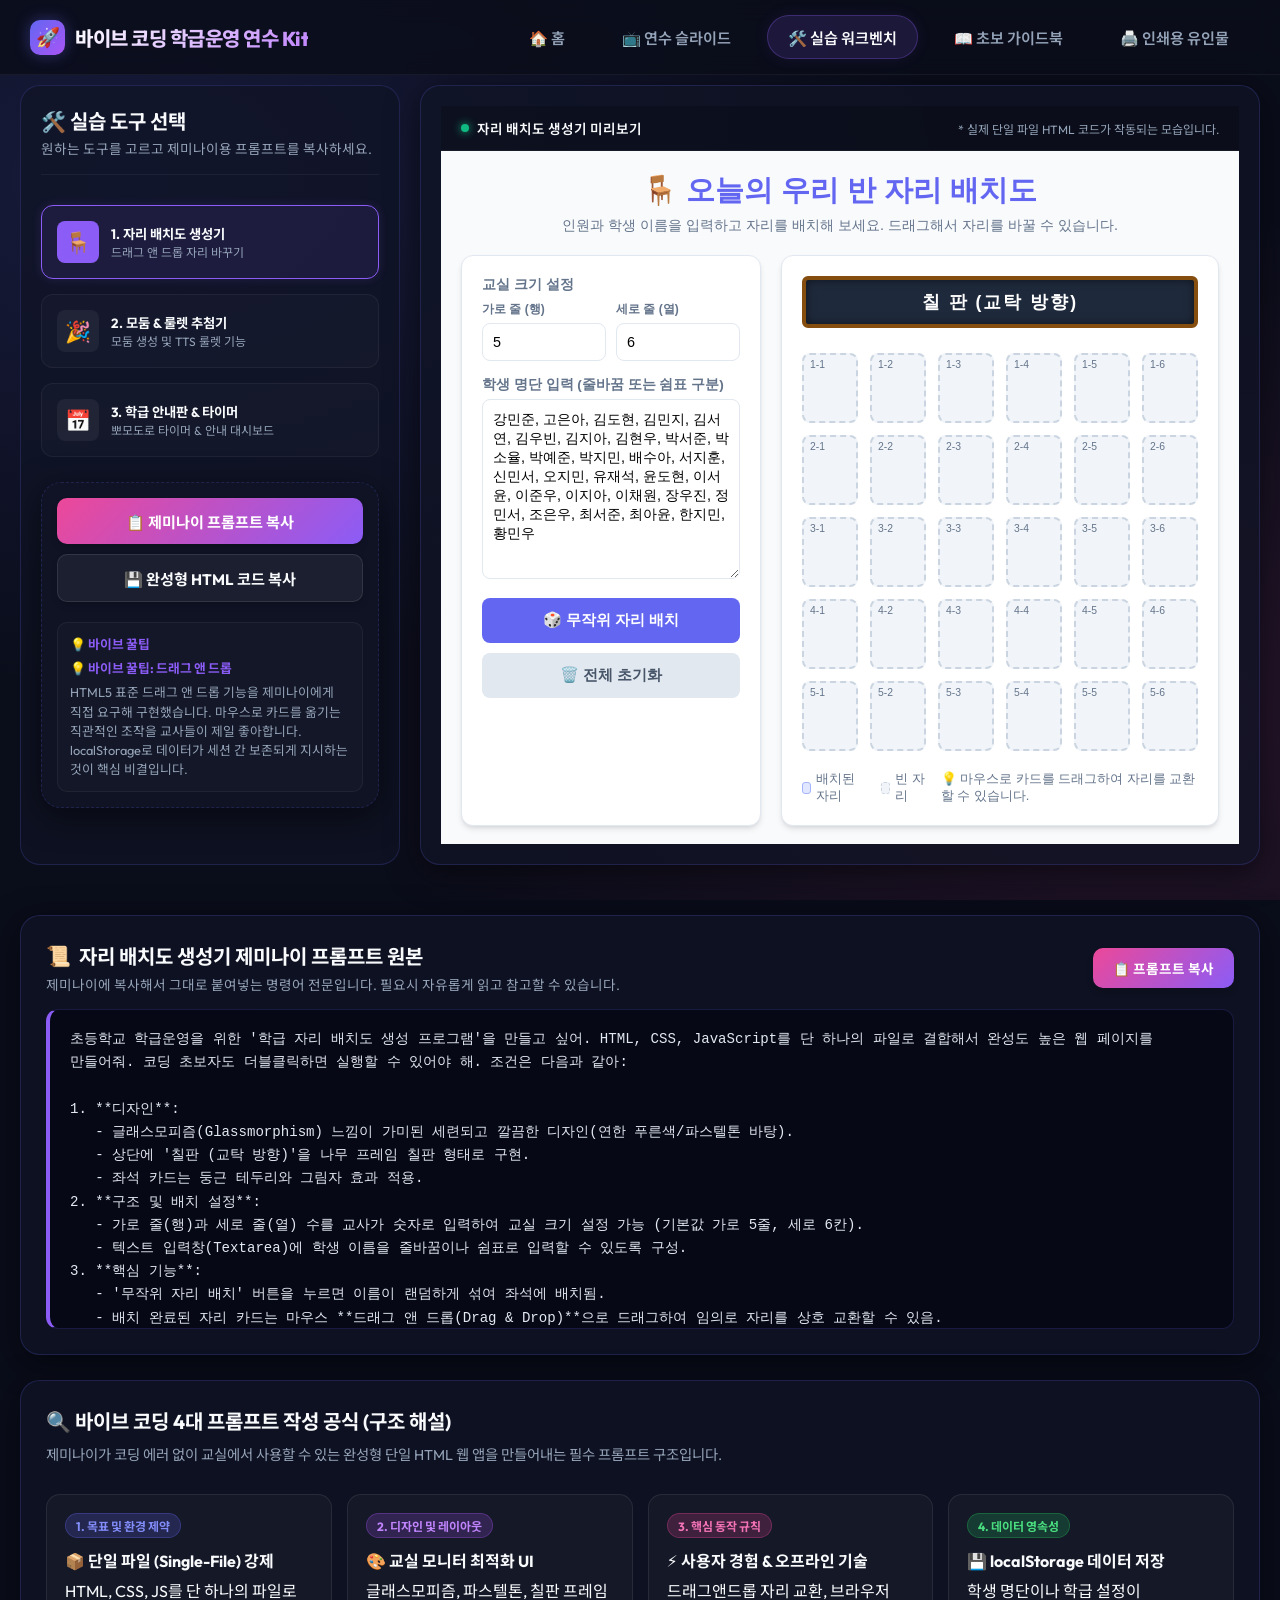
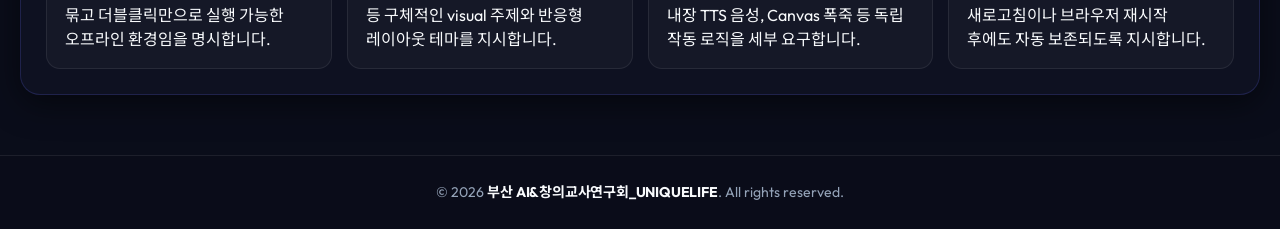
<file: workbench.html>
<!DOCTYPE html>
<html lang="ko">
<head>
    <meta charset="UTF-8">
    <meta name="viewport" content="width=device-width, initial-scale=1.0">
    <title>실습 워크벤치 - 바이브 코딩 학급운영 Kit</title>
    <link rel="manifest" href="./manifest.json">
    <meta name="theme-color" content="#8b5cf6">
    <link rel="apple-touch-icon" href="./images/icon-192.png">
    <link href="https://fonts.googleapis.com/css2?family=Noto+Sans+KR:wght@300;400;500;700;900&family=Outfit:wght@400;600;800&display=swap" rel="stylesheet">
    <link rel="stylesheet" href="./style.css">
</head>
<body>
    <!-- 공통 상단 네비게이션 헤더 -->
    <header>
        <div class="logo">
            <a href="./index.html" style="text-decoration:none; display:flex; align-items:center; gap:10px;">
                <div class="logo-icon">🚀</div>
                <h1>바이브 코딩 학급운영 연수 Kit</h1>
            </a>
        </div>
        <nav>
            <a href="./index.html" class="nav-tab">🏠 홈</a>
            <a href="./slides.html" class="nav-tab">📺 연수 슬라이드</a>
            <a href="./workbench.html" class="nav-tab active">🛠️ 실습 워크벤치</a>
            <a href="./playbook.html" class="nav-tab">📖 초보 가이드북</a>
            <a href="./handout.html" class="nav-tab">🖨️ 인쇄용 유인물</a>
        </nav>
    </header>

    <div class="main-wrapper" style="grid-template-columns: 1fr; padding-top: 10px;">
        <div class="workbench-grid">
            
            <!-- 왼쪽 도구 선택 및 프롬프트 제공 카드 -->
            <div class="workbench-sidebar">
                <div class="tool-info-header">
                    <h3 class="tool-info-title">🛠️ 실습 도구 선택</h3>
                    <p class="tool-info-desc">원하는 도구를 고르고 제미나이용 프롬프트를 복사하세요.</p>
                </div>

                <button class="tool-selector-btn active" onclick="selectTool('seat')">
                    <span class="tool-selector-icon">🪑</span>
                    <div style="display:flex; flex-direction:column;">
                        <span style="font-weight:bold; color:var(--text-primary);">1. 자리 배치도 생성기</span>
                        <span style="font-size:0.75rem; color:var(--text-secondary);">드래그 앤 드롭 자리 바꾸기</span>
                    </div>
                </button>

                <button class="tool-selector-btn" onclick="selectTool('roulette')">
                    <span class="tool-selector-icon">🎉</span>
                    <div style="display:flex; flex-direction:column;">
                        <span style="font-weight:bold; color:var(--text-primary);">2. 모둠 & 룰렛 추첨기</span>
                        <span style="font-size:0.75rem; color:var(--text-secondary);">모둠 생성 및 TTS 룰렛 기능</span>
                    </div>
                </button>

                <button class="tool-selector-btn" onclick="selectTool('board')">
                    <span class="tool-selector-icon">📅</span>
                    <div style="display:flex; flex-direction:column;">
                        <span style="font-weight:bold; color:var(--text-primary);">3. 학급 안내판 & 타이머</span>
                        <span style="font-size:0.75rem; color:var(--text-secondary);">뽀모도로 타이머 & 안내 대시보드</span>
                    </div>
                </button>

                <!-- 복사 및 팁 상자 -->
                <div class="workbench-card" style="padding:15px; margin-top:10px; border-style:dashed;">
                    <div class="control-group">
                        <button class="action-btn btn-prompt" id="btnCopyPrompt">📋 제미나이 프롬프트 복사</button>
                        <button class="action-btn btn-code" id="btnCopyCode">💾 완성형 HTML 코드 복사</button>
                    </div>
                    <div class="tool-tips" id="toolTipsBox">
                        <h4>💡 바이브 꿀팁</h4>
                        <p id="toolTipContent">기본 자리 배치도 프롬프트 팁입니다.</p>
                    </div>
                </div>
            </div>

            <!-- 오른쪽 실시간 샌드박스 (iframe 미리보기) -->
            <div class="workbench-card sandbox-card">
                <div class="sandbox-header">
                    <div class="sandbox-status">
                        <span class="status-dot"></span>
                        <span id="sandboxTitle">자리 배치도 생성기 미리보기</span>
                    </div>
                    <div style="font-size:0.75rem; color:var(--text-secondary);">
                        * 실제 단일 파일 HTML 코드가 작동되는 모습입니다.
                    </div>
                </div>
                <iframe id="sandboxIframe" class="sandbox-iframe" src="./seat_arranger.html"></iframe>
            </div>

        </div>

        <!-- 프롬프트 실시간 미리보기 및 구조 해설 영역 -->
        <div class="prompt-section-container" style="margin-top: 30px; width: 100%;">
            <!-- 프롬프트 미리보기 카드 -->
            <div class="workbench-card" style="margin-bottom: 25px; padding: 25px;">
                <div style="display: flex; justify-content: space-between; align-items: center; margin-bottom: 15px; flex-wrap: wrap; gap: 10px;">
                    <div>
                        <h3 style="font-size: 1.25rem; font-weight: 700; color: var(--text-primary); display: flex; align-items: center; gap: 8px;">
                            📜 <span id="promptPreviewTitle">1. 자리 배치도 생성기 제미나이 프롬프트 원본</span>
                        </h3>
                        <p style="font-size: 0.85rem; color: var(--text-secondary); margin-top: 4px;">
                            제미나이에 복사해서 그대로 붙여넣는 명령어 전문입니다. 필요시 자유롭게 읽고 참고할 수 있습니다.
                        </p>
                    </div>
                    <button class="action-btn btn-prompt" id="btnCopyPromptBottom" style="width: auto; padding: 10px 20px; font-size: 0.85rem;">
                        📋 프롬프트 복사
                    </button>
                </div>
                <div class="prompt-preview-box" id="promptPreviewText">
                    <!-- JavaScript로 선택된 도구의 프롬프트 전문이 삽입됩니다 -->
                </div>
            </div>

            <!-- 프롬프트 구조 해설 4대 카드 -->
            <div class="workbench-card" style="padding: 25px;">
                <h3 style="font-size: 1.25rem; font-weight: 700; color: var(--text-primary); margin-bottom: 8px; display: flex; align-items: center; gap: 8px;">
                    🔍 바이브 코딩 4대 프롬프트 작성 공식 (구조 해설)
                </h3>
                <p style="font-size: 0.9rem; color: var(--text-secondary); margin-bottom: 15px;">
                    제미나이가 코딩 에러 없이 교실에서 사용할 수 있는 완성형 단일 HTML 웹 앱을 만들어내는 필수 프롬프트 구조입니다.
                </p>

                <div class="prompt-structure-grid">
                    <div class="p-struct-card">
                        <div class="p-struct-tag tag-blue">1. 목표 및 환경 제약</div>
                        <h4>📦 단일 파일 (Single-File) 강제</h4>
                        <p>HTML, CSS, JS를 단 하나의 파일로 묶고 더블클릭만으로 실행 가능한 오프라인 환경임을 명시합니다.</p>
                    </div>
                    <div class="p-struct-card">
                        <div class="p-struct-tag tag-purple">2. 디자인 및 레이아웃</div>
                        <h4>🎨 교실 모니터 최적화 UI</h4>
                        <p>글래스모피즘, 파스텔톤, 칠판 프레임 등 구체적인 visual 주제와 반응형 레이아웃 테마를 지시합니다.</p>
                    </div>
                    <div class="p-struct-card">
                        <div class="p-struct-tag tag-pink">3. 핵심 동작 규칙</div>
                        <h4>⚡ 사용자 경험 & 오프라인 기술</h4>
                        <p>드래그앤드롭 자리 교환, 브라우저 내장 TTS 음성, Canvas 폭죽 등 독립 작동 로직을 세부 요구합니다.</p>
                    </div>
                    <div class="p-struct-card">
                        <div class="p-struct-tag tag-green">4. 데이터 영속성</div>
                        <h4>💾 localStorage 데이터 저장</h4>
                        <p>학생 명단이나 학급 설정이 새로고침이나 브라우저 재시작 후에도 자동 보존되도록 지시합니다.</p>
                    </div>
                </div>
            </div>
        </div>
    </div>

    <!-- 복사 영역 히든 컨테이너 -->
    <textarea id="hiddenCopyTextarea" class="copy-area"></textarea>

    <!-- 성공 알림 팝업 토스트 -->
    <div class="toast" id="toastBox">
        <span id="toastIcon">✨</span> <span id="toastMessage">클립보드에 복사 완료!</span>
    </div>

    <footer class="global-footer">
        <p>© 2026 <span class="copyright-brand">부산 AI&창의교사연구회_UNIQUELIFE</span>. All rights reserved.</p>
    </footer>

    <script src="./app.js"></script>
</body>
</html>
</file>
<file: style.css>
:root {
    --bg-main: #0a0d1a;
    --bg-card: rgba(16, 20, 38, 0.7);
    --border-glow: rgba(99, 102, 241, 0.2);
    --border-glow-focus: rgba(139, 92, 246, 0.5);
    --text-primary: #f8fafc;
    --text-secondary: #94a3b8;
    --color-accent: #8b5cf6;
    --color-accent-pink: #ec4899;
    --color-accent-cyan: #06b6d4;
    --gradient-purple: linear-gradient(135deg, #6366f1 0%, #a855f7 100%);
    --gradient-pink: linear-gradient(135deg, #ec4899 0%, #8b5cf6 100%);
    --shadow-premium: 0 8px 32px 0 rgba(0, 0, 0, 0.5);
    --font-sans: 'Outfit', 'Noto Sans KR', system-ui, -apple-system, sans-serif;
}

* {
    box-sizing: border-box;
    margin: 0;
    padding: 0;
    font-family: var(--font-sans);
    word-break: keep-all;
}

body {
    background-color: var(--bg-main);
    background-image: 
        radial-gradient(at 10% 20%, rgba(99, 102, 241, 0.15) 0px, transparent 50%),
        radial-gradient(at 90% 80%, rgba(236, 72, 153, 0.12) 0px, transparent 50%);
    background-attachment: fixed;
    color: var(--text-primary);
    min-height: 100vh;
    display: flex;
    flex-direction: column;
    overflow-x: hidden;
}

/* 1. Header & Navigation */
header {
    background: rgba(10, 13, 26, 0.8);
    backdrop-filter: blur(12px);
    -webkit-backdrop-filter: blur(12px);
    border-bottom: 1px solid rgba(255, 255, 255, 0.05);
    padding: 15px 30px;
    display: flex;
    justify-content: space-between;
    align-items: center;
    position: sticky;
    top: 0;
    z-index: 100;
}

.logo {
    display: flex;
    align-items: center;
    gap: 10px;
}

.logo-icon {
    width: 35px;
    height: 35px;
    background: var(--gradient-purple);
    border-radius: 10px;
    display: flex;
    align-items: center;
    justify-content: center;
    font-size: 1.2rem;
    box-shadow: 0 0 15px rgba(99, 102, 241, 0.4);
}

.logo h1 {
    font-size: 1.25rem;
    font-weight: 800;
    letter-spacing: -0.5px;
    background: linear-gradient(135deg, #ffffff 0%, #c084fc 100%);
    -webkit-background-clip: text;
    -webkit-text-fill-color: transparent;
}

nav {
    display: flex;
    gap: 15px;
}

.nav-tab {
    background: transparent;
    border: 1px solid transparent;
    color: var(--text-secondary);
    padding: 10px 20px;
    border-radius: 30px;
    font-weight: 600;
    cursor: pointer;
    font-size: 0.95rem;
    transition: all 0.3s cubic-bezier(0.4, 0, 0.2, 1);
}

.nav-tab:hover {
    color: var(--text-primary);
    background: rgba(255, 255, 255, 0.03);
}

.nav-tab.active {
    color: var(--text-primary);
    background: rgba(139, 92, 246, 0.15);
    border-color: rgba(139, 92, 246, 0.3);
    box-shadow: 0 0 15px rgba(139, 92, 246, 0.1);
}

/* 2. Main Portal Layout */
.main-wrapper {
    flex: 1;
    display: grid;
    grid-template-columns: 260px 1fr;
    max-width: 1440px;
    width: 100%;
    margin: 0 auto;
    padding: 20px;
    gap: 20px;
}

/* 3. Left Sidebar (Agenda / Dashboard) */
.sidebar {
    background: var(--bg-card);
    border: 1px solid var(--border-glow);
    border-radius: 20px;
    padding: 20px;
    height: calc(100vh - 120px);
    position: sticky;
    top: 90px;
    display: flex;
    flex-direction: column;
    box-shadow: var(--shadow-premium);
}

.sidebar h2 {
    font-size: 0.9rem;
    color: var(--text-secondary);
    text-transform: uppercase;
    letter-spacing: 1.5px;
    margin-bottom: 20px;
    font-weight: 700;
}

.timeline {
    display: flex;
    flex-direction: column;
    gap: 15px;
    flex: 1;
}

.timeline-item {
    display: flex;
    flex-direction: column;
    gap: 5px;
    padding: 12px;
    border-radius: 12px;
    border-left: 3px solid rgba(255, 255, 255, 0.1);
    background: rgba(255, 255, 255, 0.01);
    transition: all 0.2s;
}

.timeline-item.active {
    border-left-color: var(--color-accent);
    background: rgba(139, 92, 246, 0.05);
}

.timeline-time {
    font-size: 0.75rem;
    font-weight: 700;
    color: var(--color-accent);
}

.timeline-title {
    font-size: 0.85rem;
    font-weight: 600;
    color: var(--text-primary);
}

.timeline-desc {
    font-size: 0.75rem;
    color: var(--text-secondary);
    line-height: 1.3;
}

/* 4. Tab Views (Slides, Workbench, Guide) */
.content-view {
    display: none;
    animation: fadeIn 0.4s ease-out;
}

.content-view.active {
    display: block;
}

@keyframes fadeIn {
    from { opacity: 0; transform: translateY(10px); }
    to { opacity: 1; transform: translateY(0); }
}

/* ================== A. 슬라이드 모드 (Presentation) ================== */
.slides-container {
    background: var(--bg-card);
    border: 1px solid var(--border-glow);
    border-radius: 20px;
    height: calc(100vh - 120px);
    display: flex;
    flex-direction: column;
    justify-content: space-between;
    padding: 40px;
    position: relative;
    box-shadow: var(--shadow-premium);
}

.slide-deck {
    flex: 1;
    display: flex;
    align-items: center;
    justify-content: center;
}

.slide-item {
    display: none;
    width: 100%;
    max-width: 850px;
    animation: slideFadeIn 0.5s cubic-bezier(0.4, 0, 0.2, 1);
}

.slide-item.active {
    display: block;
}

@keyframes slideFadeIn {
    from { opacity: 0; transform: scale(0.96); }
    to { opacity: 1; transform: scale(1); }
}

.slide-tag {
    display: inline-block;
    padding: 5px 12px;
    border-radius: 20px;
    background: rgba(139, 92, 246, 0.15);
    border: 1px solid rgba(139, 92, 246, 0.3);
    color: var(--color-accent);
    font-size: 0.85rem;
    font-weight: 700;
    margin-bottom: 20px;
}

.slide-title {
    font-size: 2.2rem;
    font-weight: 800;
    margin-bottom: 25px;
    line-height: 1.3;
    background: linear-gradient(135deg, #ffffff 0%, #c084fc 100%);
    -webkit-background-clip: text;
    -webkit-text-fill-color: transparent;
}

.slide-body {
    font-size: 1.1rem;
    color: var(--text-secondary);
    line-height: 1.8;
}

.slide-body ul, .slide-body ol {
    margin-left: 20px;
    margin-top: 15px;
}

.slide-body li {
    margin-bottom: 12px;
}

.slide-body strong {
    color: var(--text-primary);
}

.slide-footer {
    display: flex;
    justify-content: space-between;
    align-items: center;
    border-top: 1px solid rgba(255, 255, 255, 0.05);
    padding-top: 20px;
}

.slide-nav {
    display: flex;
    gap: 15px;
}

.slide-btn {
    background: rgba(255, 255, 255, 0.05);
    border: 1px solid rgba(255, 255, 255, 0.1);
    color: var(--text-primary);
    padding: 10px 20px;
    border-radius: 10px;
    font-weight: 600;
    cursor: pointer;
    transition: all 0.2s;
}

.slide-btn:hover {
    background: var(--color-accent);
    border-color: var(--color-accent);
    box-shadow: 0 0 15px rgba(139, 92, 246, 0.4);
}

.slide-btn:disabled {
    opacity: 0.3;
    cursor: not-allowed;
    background: rgba(255, 255, 255, 0.02);
    border-color: rgba(255, 255, 255, 0.05);
    box-shadow: none;
}

.slide-dots {
    display: flex;
    gap: 8px;
}

.slide-dot {
    width: 8px;
    height: 8px;
    border-radius: 50%;
    background: rgba(255, 255, 255, 0.2);
    cursor: pointer;
    transition: all 0.2s;
}

.slide-dot.active {
    background: var(--color-accent);
    width: 24px;
    border-radius: 4px;
}

.slide-image-container {
    margin-top: 20px;
    text-align: center;
    border-radius: 12px;
    overflow: hidden;
    max-height: 280px;
}

.slide-image-container img {
    max-width: 100%;
    height: auto;
    border-radius: 12px;
    border: 1px solid var(--border-glow);
}

/* ================== B. 실습 워크벤치 (Workbench) ================== */
.workbench-grid {
    display: grid;
    grid-template-columns: 380px 1fr;
    gap: 20px;
    height: calc(100vh - 120px);
}

@media (max-width: 1100px) {
    .workbench-grid {
        grid-template-columns: 1fr;
        height: auto;
    }
}

.workbench-sidebar {
    background: var(--bg-card);
    border: 1px solid var(--border-glow);
    border-radius: 20px;
    padding: 20px;
    display: flex;
    flex-direction: column;
    gap: 15px;
    overflow-y: auto;
}

.workbench-card {
    background: var(--bg-card);
    border: 1px solid var(--border-glow);
    border-radius: 20px;
    padding: 20px;
    display: flex;
    flex-direction: column;
    box-shadow: var(--shadow-premium);
}

.tool-selector-btn {
    background: rgba(255, 255, 255, 0.02);
    border: 1px solid rgba(255, 255, 255, 0.05);
    color: var(--text-secondary);
    padding: 15px;
    border-radius: 12px;
    text-align: left;
    cursor: pointer;
    transition: all 0.2s;
    display: flex;
    align-items: center;
    gap: 12px;
}

.tool-selector-btn:hover {
    background: rgba(255, 255, 255, 0.05);
    border-color: var(--border-glow);
    color: var(--text-primary);
}

.tool-selector-btn.active {
    background: rgba(139, 92, 246, 0.1);
    border-color: var(--color-accent);
    color: var(--text-primary);
    box-shadow: 0 0 10px rgba(139, 92, 246, 0.15);
}

.tool-selector-icon {
    font-size: 1.3rem;
    padding: 8px;
    background: rgba(255, 255, 255, 0.05);
    border-radius: 8px;
}

.tool-selector-btn.active .tool-selector-icon {
    background: var(--color-accent);
    color: white;
}

.tool-info-header {
    border-bottom: 1px solid rgba(255, 255, 255, 0.05);
    padding-bottom: 15px;
    margin-bottom: 15px;
}

.tool-info-title {
    font-size: 1.25rem;
    font-weight: 700;
    color: var(--text-primary);
    margin-bottom: 5px;
}

.tool-info-desc {
    font-size: 0.85rem;
    color: var(--text-secondary);
    line-height: 1.4;
}

.control-group {
    display: flex;
    flex-direction: column;
    gap: 10px;
    margin-bottom: 20px;
}

.action-btn {
    width: 100%;
    padding: 12px 20px;
    border: none;
    border-radius: 10px;
    font-weight: bold;
    font-size: 0.95rem;
    cursor: pointer;
    display: flex;
    align-items: center;
    justify-content: center;
    gap: 8px;
    transition: all 0.2s;
    box-shadow: 0 4px 6px rgba(0,0,0,0.15);
    white-space: nowrap;
    word-break: keep-all;
}

.btn-prompt {
    background: var(--gradient-pink);
    color: white;
}

.btn-prompt:hover {
    transform: translateY(-2px);
    box-shadow: 0 6px 12px rgba(236, 72, 153, 0.3);
}

.btn-code {
    background: rgba(255, 255, 255, 0.05);
    border: 1px solid rgba(255, 255, 255, 0.1);
    color: var(--text-primary);
}

.btn-code:hover {
    background: rgba(255, 255, 255, 0.1);
    border-color: var(--text-secondary);
}

.tool-tips {
    font-size: 0.8rem;
    color: var(--text-secondary);
    line-height: 1.5;
    background: rgba(255, 255, 255, 0.02);
    border: 1px solid rgba(255, 255, 255, 0.05);
    padding: 12px;
    border-radius: 10px;
}

.tool-tips h4 {
    font-weight: bold;
    color: var(--color-accent);
    margin-bottom: 5px;
}

/* 우측 샌드박스 영역 */
.sandbox-card {
    display: flex;
    flex-direction: column;
    height: 100%;
    overflow: hidden;
}

.sandbox-header {
    background: rgba(0,0,0,0.2);
    padding: 12px 20px;
    border-bottom: 1px solid rgba(255, 255, 255, 0.05);
    display: flex;
    justify-content: space-between;
    align-items: center;
}

.sandbox-status {
    display: flex;
    align-items: center;
    gap: 8px;
    font-size: 0.85rem;
    font-weight: 600;
}

.status-dot {
    width: 8px;
    height: 8px;
    border-radius: 50%;
    background-color: #10b981;
    box-shadow: 0 0 8px #10b981;
}

.sandbox-iframe {
    width: 100%;
    flex: 1;
    border: none;
    background: white; /* 데모들이 흰배경에 가독성 높게 표시되도록 지정 */
}

/* ================== C. 바이브 코딩 가이드북 (Guidebook) ================== */
.guide-container {
    max-width: 900px;
    margin: 0 auto;
    display: flex;
    flex-direction: column;
    gap: 25px;
}

.guide-card {
    background: var(--bg-card);
    border: 1px solid var(--border-glow);
    border-radius: 20px;
    padding: 30px;
    box-shadow: var(--shadow-premium);
}

.guide-card h2 {
    font-size: 1.4rem;
    font-weight: 800;
    margin-bottom: 20px;
    color: var(--color-accent-cyan);
    display: flex;
    align-items: center;
    gap: 10px;
}

.steps-list {
    display: flex;
    flex-direction: column;
    gap: 20px;
}

.step-card {
    background: rgba(255, 255, 255, 0.02);
    border: 1px solid rgba(255, 255, 255, 0.05);
    border-radius: 12px;
    padding: 20px;
    display: grid;
    grid-template-columns: 50px 1fr;
    gap: 15px;
}

.step-number {
    width: 35px;
    height: 35px;
    background: var(--gradient-purple);
    border-radius: 50%;
    display: flex;
    align-items: center;
    justify-content: center;
    font-weight: bold;
    font-size: 1rem;
}

.step-content h3 {
    font-size: 1rem;
    font-weight: 700;
    margin-bottom: 8px;
    color: var(--text-primary);
}

.step-content p {
    font-size: 0.85rem;
    color: var(--text-secondary);
    line-height: 1.5;
}

.trouble-grid {
    display: grid;
    grid-template-columns: 1fr 1fr;
    gap: 20px;
}

@media (max-width: 768px) {
    .trouble-grid {
        grid-template-columns: 1fr;
    }
}

.trouble-card {
    background: rgba(239, 68, 68, 0.03);
    border: 1px solid rgba(239, 68, 68, 0.15);
    border-radius: 12px;
    padding: 20px;
}

.trouble-card.solve {
    background: rgba(16, 185, 129, 0.03);
    border: 1px solid rgba(16, 185, 129, 0.15);
}

.trouble-card h3 {
    font-size: 1rem;
    font-weight: 700;
    margin-bottom: 10px;
    display: flex;
    align-items: center;
    gap: 8px;
}

.trouble-card p {
    font-size: 0.85rem;
    color: var(--text-secondary);
    line-height: 1.5;
}

/* 복사 텍스트 에어리어 (숨김 처리 또는 클립보드 복사용) */
.copy-area {
    position: absolute;
    left: -9999px;
}

/* 팝업 토스트 알림 */
.toast {
    position: fixed;
    bottom: 30px;
    right: 30px;
    background: var(--gradient-pink);
    color: white;
    padding: 12px 25px;
    border-radius: 30px;
    font-weight: bold;
    box-shadow: 0 10px 20px rgba(236,72,153,0.3);
    transform: translateY(100px);
    opacity: 0;
    transition: all 0.3s cubic-bezier(0.175, 0.885, 0.32, 1.275);
    z-index: 1000;
    display: flex;
    align-items: center;
    gap: 8px;
}

.toast.show {
    transform: translateY(0);
    opacity: 1;
}

@media (max-width: 768px) {
    .main-wrapper {
        grid-template-columns: 1fr;
    }
    .sidebar {
        display: none; /* 모바일에서는 사이드바 숨김 */
    }
}

/* ================== D. 인쇄용 유인물 (Handout) 스타일 ================== */
.handout-sheet {
    background: #ffffff;
    color: #1e293b;
    border-radius: 12px;
    padding: 40px;
    box-shadow: 0 4px 6px rgba(0, 0, 0, 0.05);
    max-width: 900px;
    margin: 0 auto 40px auto;
    border: 1px solid #e2e8f0;
}

.handout-header {
    text-align: center;
    border-bottom: 2px solid #8b5cf6;
    padding-bottom: 20px;
    margin-bottom: 25px;
}

.handout-header h1 {
    color: #1e1b4b;
    font-size: 1.8rem;
    font-weight: 800;
    margin-bottom: 5px;
}

.handout-header p {
    color: #64748b;
    font-size: 0.95rem;
}

.handout-section {
    margin-bottom: 25px;
}

.handout-section h2 {
    color: #8b5cf6;
    font-size: 1.25rem;
    border-left: 4px solid #8b5cf6;
    padding-left: 10px;
    margin-bottom: 15px;
    font-weight: 700;
}

.handout-section p {
    font-size: 0.95rem;
    line-height: 1.6;
    color: #334155;
    margin-bottom: 10px;
}

.handout-steps {
    display: flex;
    flex-direction: column;
    gap: 15px;
}

.h-step {
    background: #f8fafc;
    border: 1px solid #e2e8f0;
    padding: 15px;
    border-radius: 8px;
}

.h-step strong {
    color: #6366f1;
    font-size: 1rem;
    display: block;
    margin-bottom: 5px;
}

.h-step p {
    font-size: 0.9rem;
    color: #475569;
    margin-bottom: 0;
}

.handout-template {
    background: #f8fafc;
    border: 1px solid #e2e8f0;
    border-radius: 8px;
    margin-bottom: 15px;
    overflow: hidden;
}

.ht-title {
    background: #f1f5f9;
    padding: 8px 15px;
    font-weight: bold;
    font-size: 0.9rem;
    color: #1e293b;
    border-bottom: 1px solid #cbd5e1;
}

.ht-body {
    padding: 12px 15px;
}

.ht-body blockquote {
    font-size: 0.85rem;
    line-height: 1.5;
    color: #475569;
    border-left: 3px solid #cbd5e1;
    padding-left: 10px;
    margin: 0;
}

.handout-table {
    width: 100%;
    border-collapse: collapse;
    margin-top: 10px;
}

.handout-table th, .handout-table td {
    border: 1px solid #cbd5e1;
    padding: 10px 12px;
    font-size: 0.85rem;
    text-align: left;
}

.handout-table th {
    background: #f1f5f9;
    color: #1e293b;
    font-weight: bold;
}

.handout-table td {
    color: #334155;
    line-height: 1.5;
}

.handout-footer {
    text-align: center;
    border-top: 1px solid #e2e8f0;
    padding-top: 15px;
    margin-top: 30px;
    font-size: 0.9rem;
    color: #64748b;
    font-weight: 600;
}

/* ================== E. 인쇄 전용 스타일 (@media print) ================== */
@media print {
    html, body {
        background: #ffffff !important;
        color: #000000 !important;
        font-size: 11pt !important;
    }
    
    header, 
    .sidebar, 
    .no-print, 
    .toast,
    .slide-footer,
    #hiddenCopyTextarea {
        display: none !important;
    }

    .main-wrapper {
        display: block !important;
        width: 100% !important;
        margin: 0 !important;
        padding: 0 !important;
    }

    .content-view {
        display: none !important;
    }
    
    #view-handout {
        display: block !important;
    }

    .handout-sheet {
        border: none !important;
        box-shadow: none !important;
        padding: 0 !important;
        margin: 0 !important;
        width: 100% !important;
    }

    .handout-section {
        page-break-inside: avoid;
    }

    .handout-template {
        page-break-inside: avoid;
    }

    .h-step {
        page-break-inside: avoid;
    }
    
    .handout-table {
        page-break-inside: avoid;
    }

    .handout-section h2 {
        color: #000000 !important;
        border-left: 4px solid #000000 !important;
    }

    .handout-header h1 {
        color: #000000 !important;
    }
}

/* ================== F. 다중 페이지 포털 전용 스타일 ================== */
a.nav-tab {
    text-decoration: none;
    display: inline-flex;
    align-items: center;
}

.landing-container {
    max-width: 1200px;
    margin: 0 auto;
    padding: 40px 20px;
    display: flex;
    flex-direction: column;
    gap: 40px;
}

.hero-section {
    background: var(--bg-card);
    border: 1px solid var(--border-glow);
    border-radius: 24px;
    padding: 50px 40px;
    text-align: center;
    box-shadow: var(--shadow-premium);
}

.hero-tag {
    display: inline-block;
    padding: 6px 16px;
    border-radius: 30px;
    background: rgba(139, 92, 246, 0.15);
    border: 1px solid rgba(139, 92, 246, 0.3);
    color: var(--color-accent);
    font-size: 0.9rem;
    font-weight: 700;
    margin-bottom: 20px;
}

.hero-title {
    font-size: 2.5rem;
    font-weight: 800;
    line-height: 1.35;
    margin-bottom: 20px;
}

.highlight-text {
    background: linear-gradient(135deg, #a855f7 0%, #ec4899 100%);
    -webkit-background-clip: text;
    -webkit-text-fill-color: transparent;
}

.hero-desc {
    font-size: 1.15rem;
    color: var(--text-secondary);
    max-width: 800px;
    margin: 0 auto 30px auto;
    line-height: 1.7;
}

.hero-buttons {
    display: flex;
    justify-content: center;
    gap: 15px;
    flex-wrap: wrap;
}

.portal-grid {
    display: grid;
    grid-template-columns: repeat(auto-fit, minmax(260px, 1fr));
    gap: 20px;
}

.portal-card {
    background: var(--bg-card);
    border: 1px solid var(--border-glow);
    border-radius: 20px;
    padding: 25px;
    text-decoration: none;
    color: var(--text-primary);
    transition: all 0.3s cubic-bezier(0.4, 0, 0.2, 1);
    display: flex;
    flex-direction: column;
    gap: 15px;
}

.portal-card:hover {
    transform: translateY(-5px);
    border-color: var(--color-accent);
    box-shadow: 0 12px 25px rgba(139, 92, 246, 0.25);
    background: rgba(25, 30, 55, 0.85);
}

.portal-card-icon {
    font-size: 2.2rem;
}

.portal-card-content h3 {
    font-size: 1.2rem;
    font-weight: 700;
    margin-bottom: 5px;
}

.url-badge {
    display: inline-block;
    font-size: 0.75rem;
    color: var(--color-accent-cyan);
    font-family: monospace;
    margin-bottom: 10px;
}

.portal-card-content p {
    font-size: 0.88rem;
    color: var(--text-secondary);
    line-height: 1.5;
}

.examples-section {
    background: var(--bg-card);
    border: 1px solid var(--border-glow);
    border-radius: 20px;
    padding: 30px;
}

.examples-section h2 {
    font-size: 1.3rem;
    font-weight: 700;
    margin-bottom: 5px;
    color: var(--text-primary);
}

.examples-section p {
    font-size: 0.9rem;
    color: var(--text-secondary);
    margin-bottom: 20px;
}

.example-links {
    display: grid;
    grid-template-columns: repeat(auto-fit, minmax(250px, 1fr));
    gap: 15px;
}

.example-link-card {
    background: rgba(255, 255, 255, 0.03);
    border: 1px solid rgba(255, 255, 255, 0.08);
    border-radius: 12px;
    padding: 15px;
    text-decoration: none;
    color: var(--text-primary);
    display: flex;
    flex-direction: column;
    gap: 5px;
    transition: all 0.2s;
}

.example-link-card:hover {
    background: rgba(139, 92, 246, 0.15);
    border-color: var(--color-accent);
}

.example-link-card code {
    font-size: 0.75rem;
    color: var(--color-accent-pink);
}

/* ================== G. 워크벤치 프롬프트 미리보기 & 구조 해설 스타일 ================== */
.prompt-preview-box {
    background: rgba(5, 8, 20, 0.85);
    border: 1px solid var(--border-glow);
    border-radius: 12px;
    padding: 18px 20px;
    font-family: 'Consolas', 'Courier New', monospace;
    font-size: 0.88rem;
    line-height: 1.65;
    color: #e2e8f0;
    white-space: pre-wrap;
    max-height: 320px;
    overflow-y: auto;
    border-left: 4px solid var(--color-accent);
}

.prompt-structure-grid {
    display: grid;
    grid-template-columns: repeat(auto-fit, minmax(240px, 1fr));
    gap: 15px;
    margin-top: 15px;
}

.p-struct-card {
    background: rgba(255, 255, 255, 0.03);
    border: 1px solid rgba(255, 255, 255, 0.08);
    border-radius: 14px;
    padding: 18px;
    transition: transform 0.2s, border-color 0.2s;
}

.p-struct-card:hover {
    transform: translateY(-2px);
    border-color: rgba(139, 92, 246, 0.4);
    background: rgba(255, 255, 255, 0.05);
}

.p-struct-tag {
    display: inline-block;
    padding: 3px 10px;
    border-radius: 20px;
    font-size: 0.75rem;
    font-weight: 700;
    margin-bottom: 10px;
}

.tag-blue { background: rgba(99, 102, 241, 0.2); color: #818cf8; border: 1px solid rgba(99, 102, 241, 0.3); }
.tag-purple { background: rgba(168, 85, 247, 0.2); color: #c084fc; border: 1px solid rgba(168, 85, 247, 0.3); }
.tag-pink { background: rgba(236, 72, 153, 0.2); color: #f472b6; border: 1px solid rgba(236, 72, 153, 0.3); }
.tag-green { background: rgba(34, 197, 94, 0.2); color: #4ade80; border: 1px solid rgba(34, 197, 94, 0.3); }

.p-struct-card h4 {
    font-size: 1rem;
    font-weight: 700;
    color: var(--text-primary);
    margin-bottom: 6px;
}

/* ================== H. 공통 푸터 & 저작권 표시 스타일 ================== */
footer.global-footer {
    text-align: center;
    padding: 25px 20px;
    margin-top: 40px;
    border-top: 1px solid rgba(255, 255, 255, 0.08);
    background: rgba(10, 13, 26, 0.6);
    color: var(--text-secondary);
    font-size: 0.88rem;
    line-height: 1.6;
}

footer.global-footer .copyright-brand {
    color: var(--text-primary);
    font-weight: 700;
    letter-spacing: -0.2px;
}
</file>
